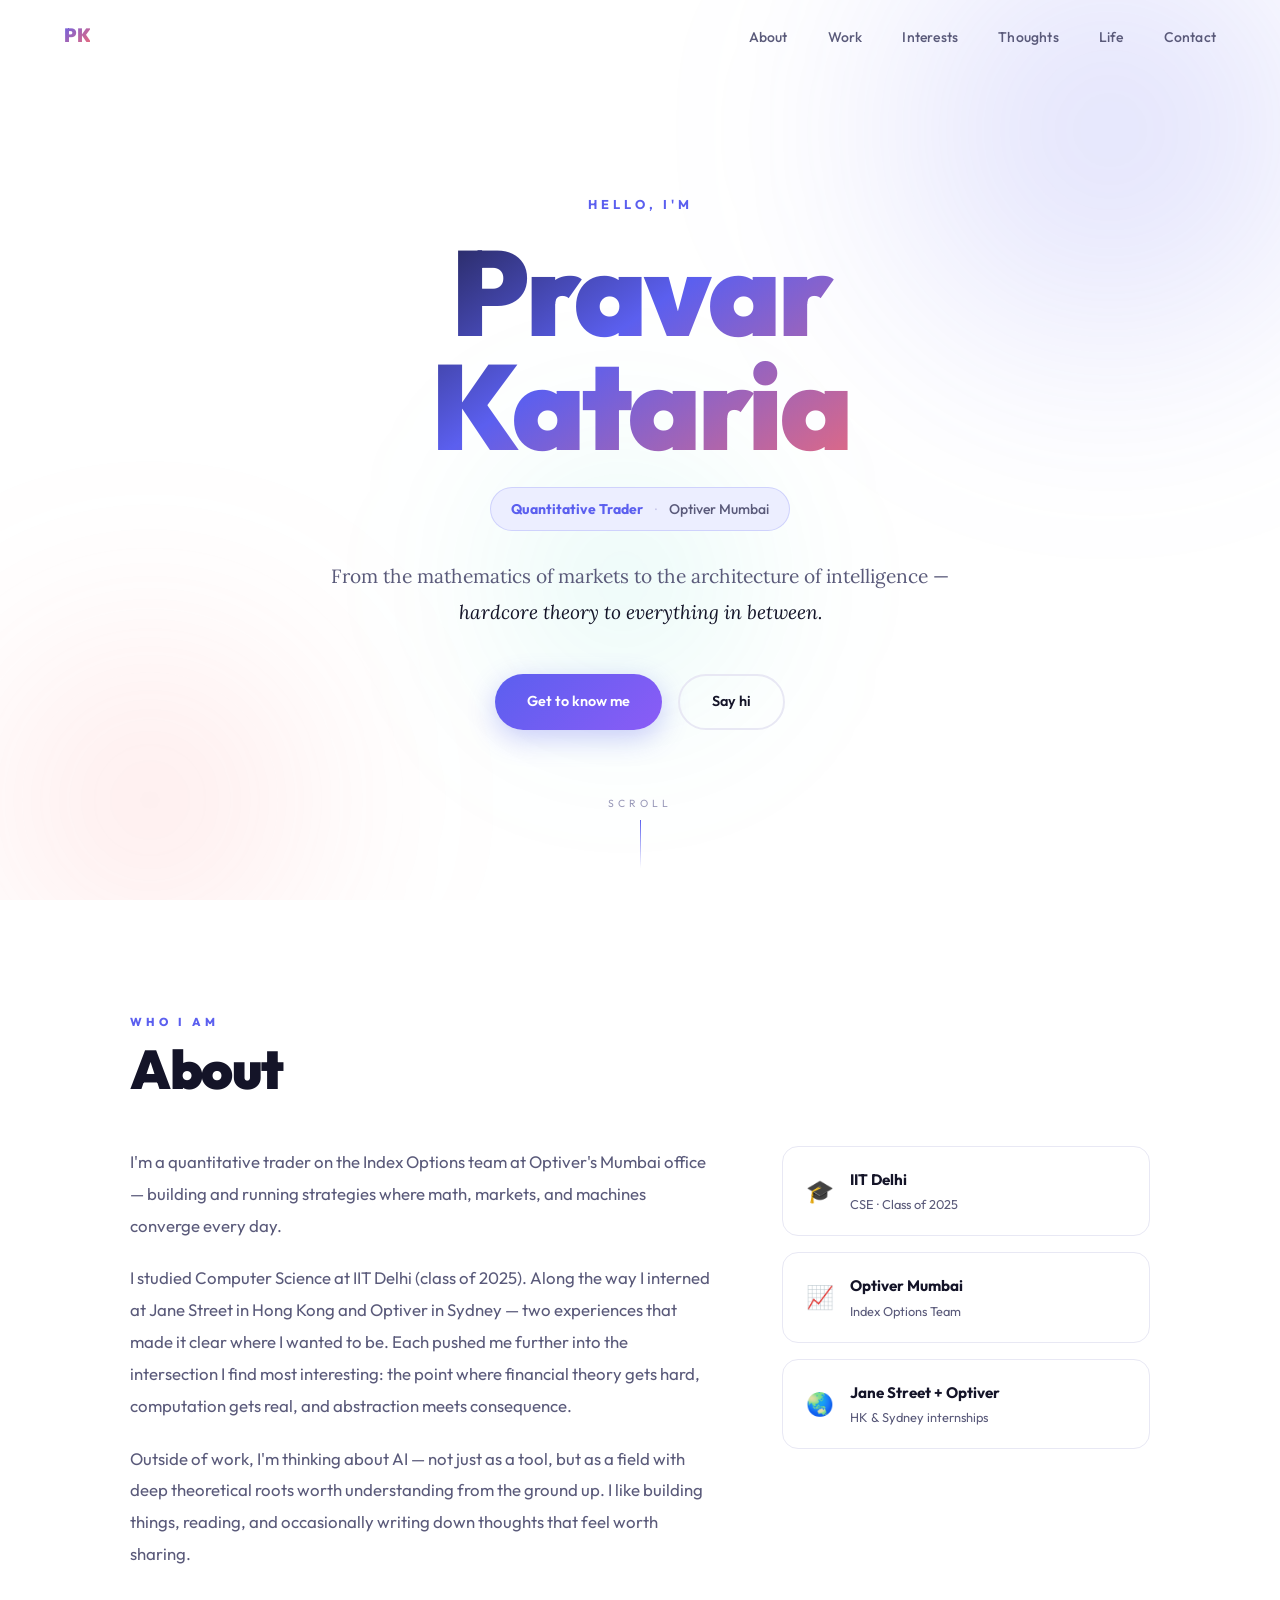
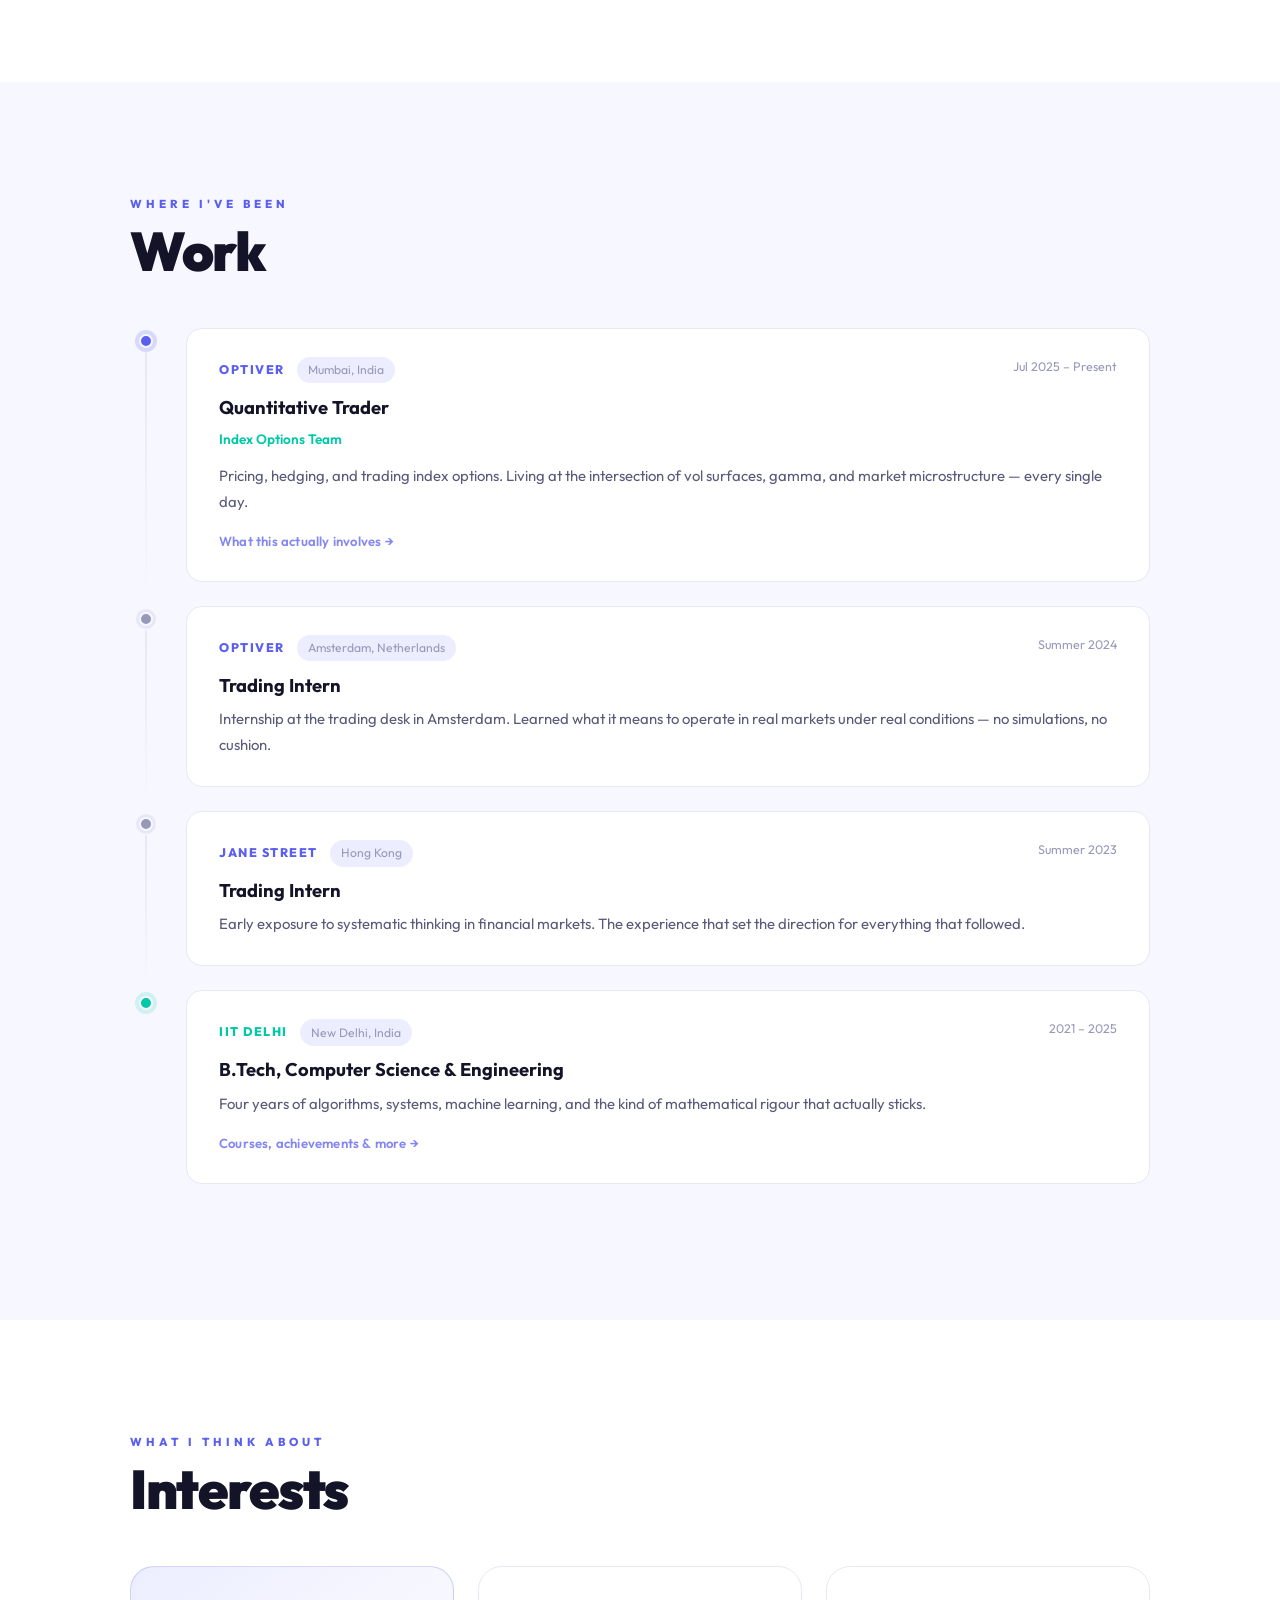
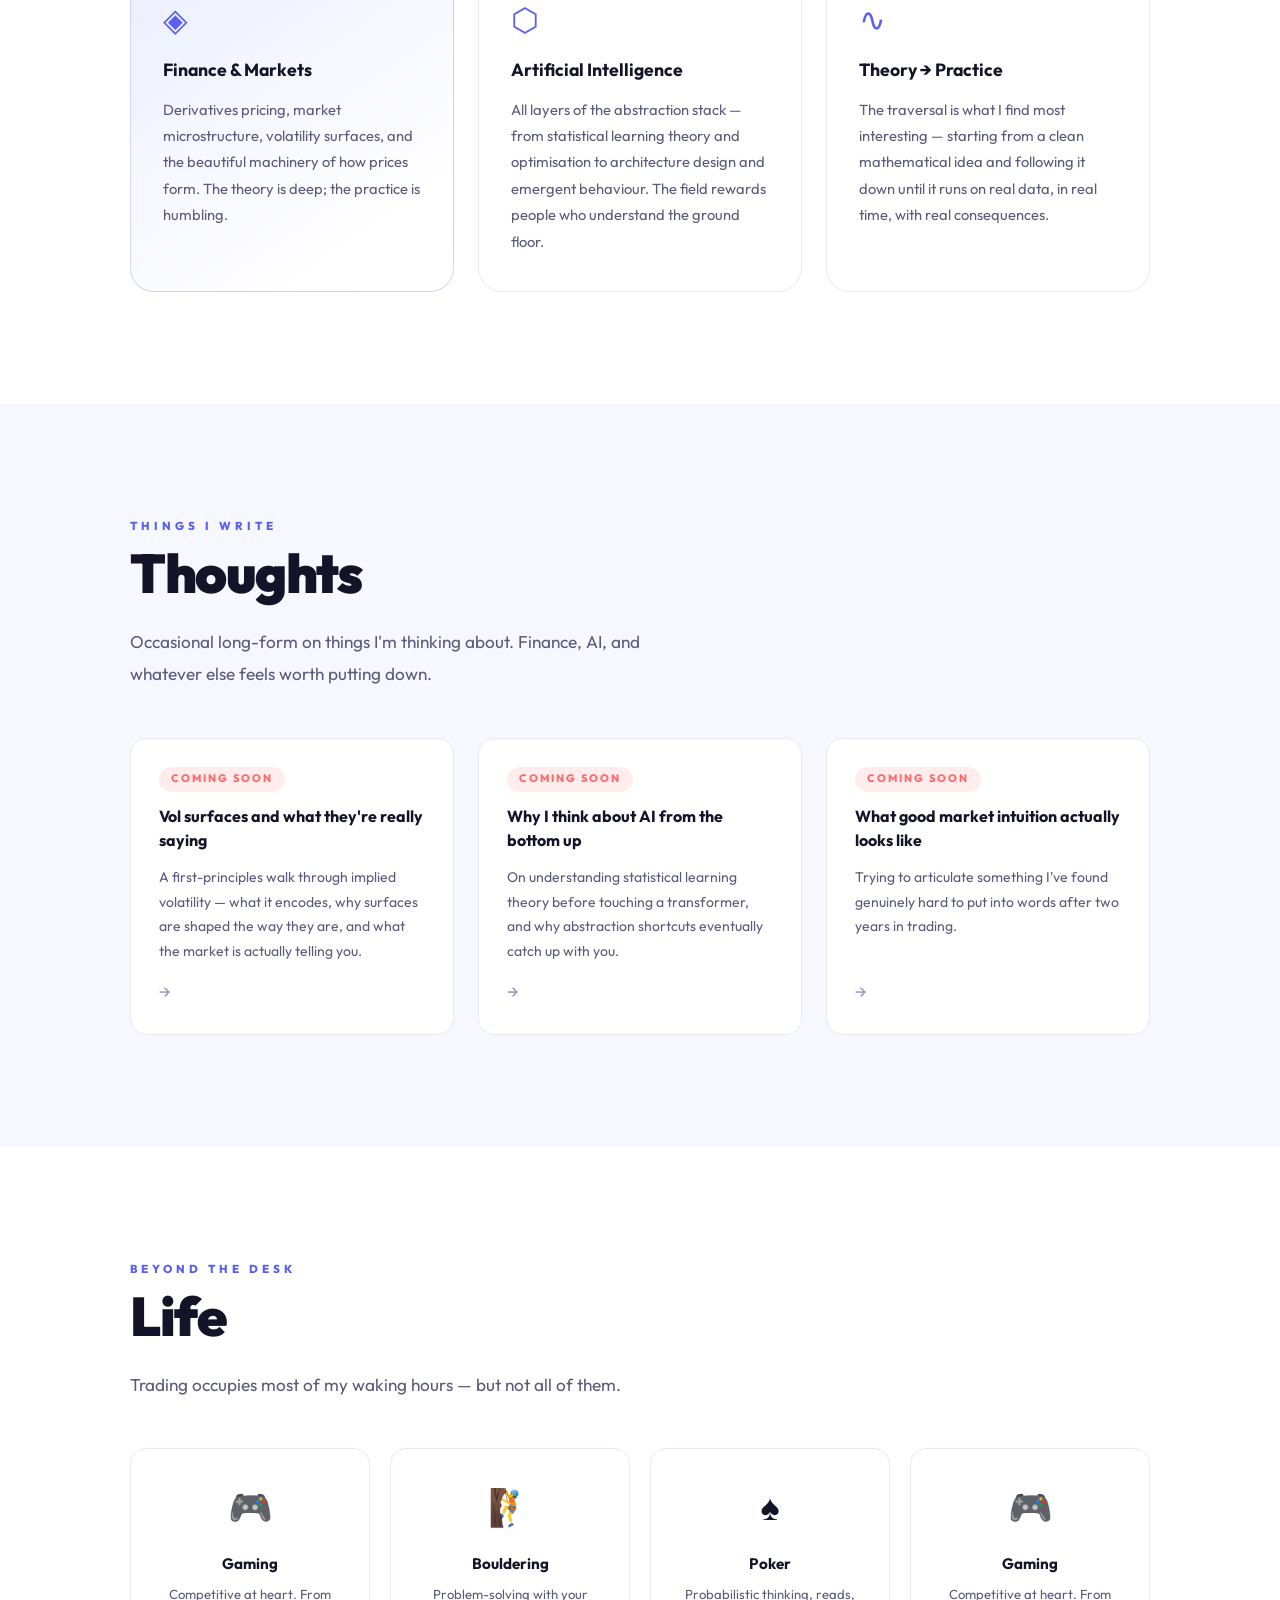
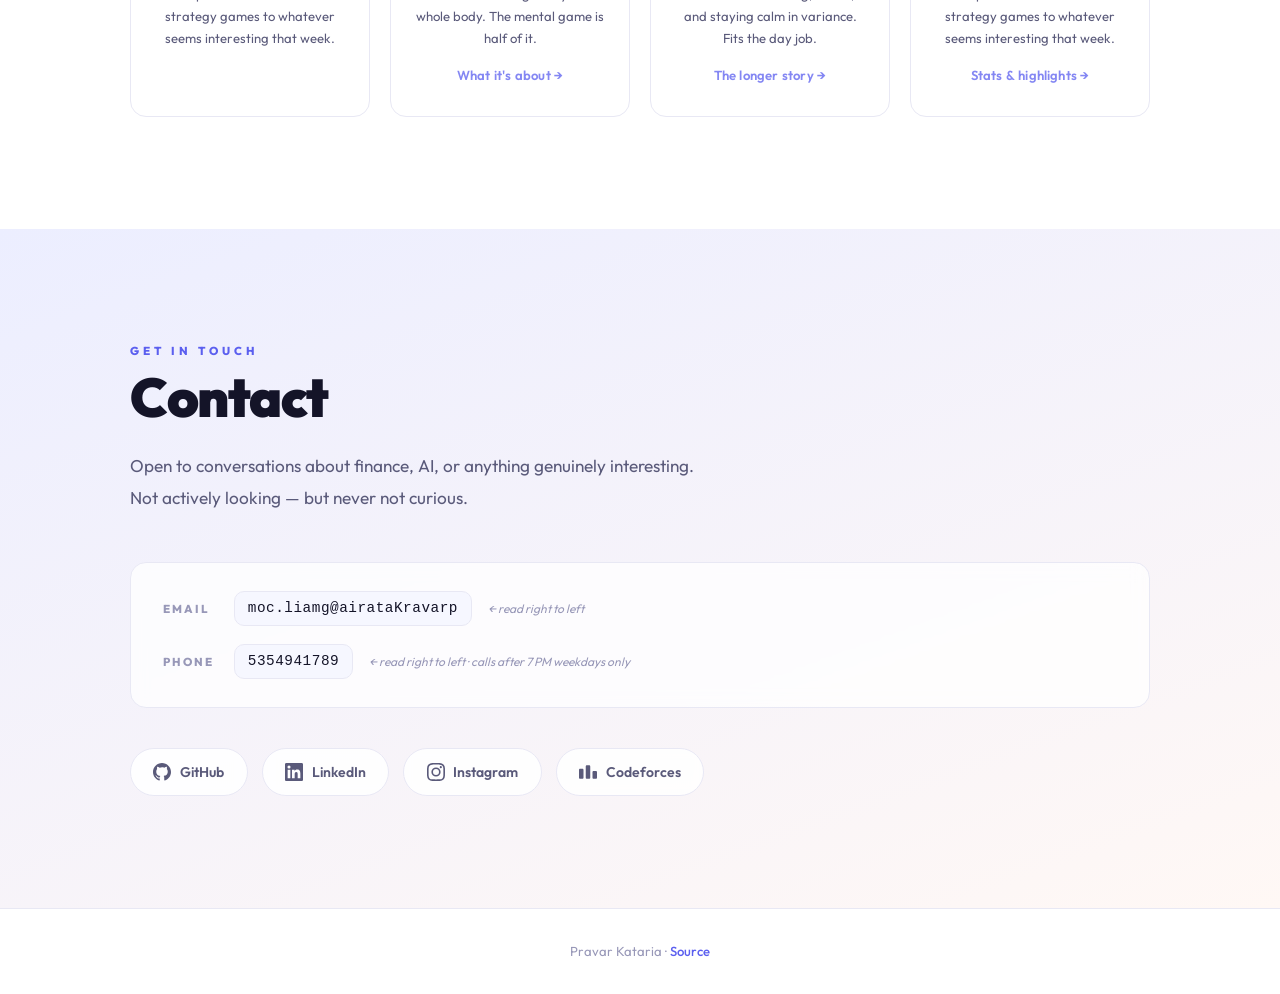
<file: index.html>
<!DOCTYPE html>
<html lang="en">
<head>
    <meta charset="UTF-8">
    <meta name="viewport" content="width=device-width, initial-scale=1.0">
    <title>Pravar Kataria</title>
    <meta name="description" content="Quantitative Trader at Optiver Mumbai. IIT Delhi CS 2025. Finance, AI, and everything in between.">
    <link rel="preconnect" href="https://fonts.googleapis.com">
    <link rel="preconnect" href="https://fonts.gstatic.com" crossorigin>
    <link href="https://fonts.googleapis.com/css2?family=Outfit:wght@300;400;500;600;700;800;900&family=Lora:ital,wght@0,400;0,500;1,400&display=swap" rel="stylesheet">
    <link rel="stylesheet" href="styles.css">
</head>
<body>

    <!-- NAVBAR -->
    <nav class="navbar" id="navbar">
        <a href="#hero" class="nav-logo">PK</a>
        <ul class="nav-links" id="navLinks">
            <li><a href="#about">About</a></li>
            <li><a href="#work">Work</a></li>
            <li><a href="#interests">Interests</a></li>
            <li><a href="#thoughts">Thoughts</a></li>
            <li><a href="#life">Life</a></li>
            <li><a href="#contact">Contact</a></li>
        </ul>
        <button class="nav-toggle" id="navToggle" aria-label="Toggle menu">
            <span></span><span></span><span></span>
        </button>
    </nav>

    <!-- HERO -->
    <section class="hero" id="hero">
        <div class="hero-blobs">
            <div class="blob blob-1"></div>
            <div class="blob blob-2"></div>
            <div class="blob blob-3"></div>
        </div>
        <div class="hero-content">
            <p class="hero-eyebrow">Hello, I'm</p>
            <h1 class="hero-name">Pravar<br>Kataria</h1>
            <div class="hero-role-wrap">
                <span class="hero-role-badge">Quantitative Trader</span>
                <span class="hero-role-divider">·</span>
                <span class="hero-role-company">Optiver Mumbai</span>
            </div>
            <p class="hero-tagline">
                From the mathematics of markets to the architecture of intelligence —<br>
                <em>hardcore theory to everything in between.</em>
            </p>
            <div class="hero-actions">
                <a href="#about" class="btn btn-primary">Get to know me</a>
                <a href="#contact" class="btn btn-outline">Say hi</a>
            </div>
        </div>
        <div class="hero-scroll-hint">
            <span>scroll</span>
            <div class="scroll-bar"></div>
        </div>
    </section>

    <!-- ABOUT -->
    <section class="section" id="about">
        <div class="container">
            <div class="section-eyebrow">Who I am</div>
            <h2 class="section-heading">About</h2>
            <div class="about-layout">
                <div class="about-body">
                    <p>I'm a quantitative trader on the Index Options team at Optiver's Mumbai office — building and running strategies where math, markets, and machines converge every day.</p>
                    <p>I studied Computer Science at IIT Delhi (class of 2025). Along the way I interned at Jane Street in Hong Kong and Optiver in Sydney — two experiences that made it clear where I wanted to be. Each pushed me further into the intersection I find most interesting: the point where financial theory gets hard, computation gets real, and abstraction meets consequence.</p>
                    <p>Outside of work, I'm thinking about AI — not just as a tool, but as a field with deep theoretical roots worth understanding from the ground up. I like building things, reading, and occasionally writing down thoughts that feel worth sharing.</p>
                </div>
                <div class="about-cards">
                    <div class="info-card reveal">
                        <div class="info-card-icon">🎓</div>
                        <div>
                            <div class="info-card-title">IIT Delhi</div>
                            <div class="info-card-sub">CSE · Class of 2025</div>
                        </div>
                    </div>
                    <div class="info-card reveal">
                        <div class="info-card-icon">📈</div>
                        <div>
                            <div class="info-card-title">Optiver Mumbai</div>
                            <div class="info-card-sub">Index Options Team</div>
                        </div>
                    </div>
                    <div class="info-card reveal">
                        <div class="info-card-icon">🌏</div>
                        <div>
                            <div class="info-card-title">Jane Street + Optiver</div>
                            <div class="info-card-sub">HK & Sydney internships</div>
                        </div>
                    </div>
                </div>
            </div>
        </div>
    </section>

    <!-- WORK -->
    <section class="section section-tinted" id="work">
        <div class="container">
            <div class="section-eyebrow">Where I've been</div>
            <h2 class="section-heading">Work</h2>
            <div class="timeline">

                <div class="tl-item reveal">
                    <div class="tl-spine">
                        <div class="tl-dot tl-dot-active"></div>
                        <div class="tl-line"></div>
                    </div>
                    <div class="tl-card">
                        <div class="tl-header">
                            <div>
                                <span class="tl-company">Optiver</span>
                                <span class="tl-location">Mumbai, India</span>
                            </div>
                            <span class="tl-period">Jul 2025 – Present</span>
                        </div>
                        <h3 class="tl-role">Quantitative Trader</h3>
                        <p class="tl-team">Index Options Team</p>
                        <p class="tl-desc">Pricing, hedging, and trading index options. Living at the intersection of vol surfaces, gamma, and market microstructure — every single day.</p>
                        <a href="optiver.html" class="detail-link">What this actually involves →</a>
                    </div>
                </div>

                <div class="tl-item reveal">
                    <div class="tl-spine">
                        <div class="tl-dot"></div>
                        <div class="tl-line"></div>
                    </div>
                    <div class="tl-card">
                        <div class="tl-header">
                            <div>
                                <span class="tl-company">Optiver</span>
                                <span class="tl-location">Amsterdam, Netherlands</span>
                            </div>
                            <span class="tl-period">Summer 2024</span>
                        </div>
                        <h3 class="tl-role">Trading Intern</h3>
                        <p class="tl-desc">Internship at the trading desk in Amsterdam. Learned what it means to operate in real markets under real conditions — no simulations, no cushion.</p>
                    </div>
                </div>

                <div class="tl-item reveal">
                    <div class="tl-spine">
                        <div class="tl-dot"></div>
                        <div class="tl-line"></div>
                    </div>
                    <div class="tl-card">
                        <div class="tl-header">
                            <div>
                                <span class="tl-company">Jane Street</span>
                                <span class="tl-location">Hong Kong</span>
                            </div>
                            <span class="tl-period">Summer 2023</span>
                        </div>
                        <h3 class="tl-role">Trading Intern</h3>
                        <p class="tl-desc">Early exposure to systematic thinking in financial markets. The experience that set the direction for everything that followed.</p>
                    </div>
                </div>

                <div class="tl-item reveal">
                    <div class="tl-spine">
                        <div class="tl-dot tl-dot-edu"></div>
                    </div>
                    <div class="tl-card">
                        <div class="tl-header">
                            <div>
                                <span class="tl-company tl-company-edu">IIT Delhi</span>
                                <span class="tl-location">New Delhi, India</span>
                            </div>
                            <span class="tl-period">2021 – 2025</span>
                        </div>
                        <h3 class="tl-role">B.Tech, Computer Science & Engineering</h3>
                        <p class="tl-desc">Four years of algorithms, systems, machine learning, and the kind of mathematical rigour that actually sticks.</p>
                        <a href="iitd.html" class="detail-link">Courses, achievements & more →</a>
                    </div>
                </div>

            </div>
        </div>
    </section>

    <!-- INTERESTS -->
    <section class="section" id="interests">
        <div class="container">
            <div class="section-eyebrow">What I think about</div>
            <h2 class="section-heading">Interests</h2>
            <div class="interests-grid">
                <div class="interest-card interest-card-highlight reveal">
                    <div class="interest-glyph">◈</div>
                    <h3>Finance & Markets</h3>
                    <p>Derivatives pricing, market microstructure, volatility surfaces, and the beautiful machinery of how prices form. The theory is deep; the practice is humbling.</p>
                </div>
                <div class="interest-card reveal">
                    <div class="interest-glyph">⬡</div>
                    <h3>Artificial Intelligence</h3>
                    <p>All layers of the abstraction stack — from statistical learning theory and optimisation to architecture design and emergent behaviour. The field rewards people who understand the ground floor.</p>
                </div>
                <div class="interest-card reveal">
                    <div class="interest-glyph">∿</div>
                    <h3>Theory → Practice</h3>
                    <p>The traversal is what I find most interesting — starting from a clean mathematical idea and following it down until it runs on real data, in real time, with real consequences.</p>
                </div>
            </div>
        </div>
    </section>

    <!-- THOUGHTS / BLOG -->
    <section class="section section-tinted" id="thoughts">
        <div class="container">
            <div class="section-eyebrow">Things I write</div>
            <h2 class="section-heading">Thoughts</h2>
            <p class="section-lead">Occasional long-form on things I'm thinking about. Finance, AI, and whatever else feels worth putting down.</p>
            <div class="blog-grid">
                <article class="blog-card reveal">
                    <span class="blog-tag">Coming soon</span>
                    <h3>Vol surfaces and what they're really saying</h3>
                    <p>A first-principles walk through implied volatility — what it encodes, why surfaces are shaped the way they are, and what the market is actually telling you.</p>
                    <span class="blog-arrow">→</span>
                </article>
                <article class="blog-card reveal">
                    <span class="blog-tag">Coming soon</span>
                    <h3>Why I think about AI from the bottom up</h3>
                    <p>On understanding statistical learning theory before touching a transformer, and why abstraction shortcuts eventually catch up with you.</p>
                    <span class="blog-arrow">→</span>
                </article>
                <article class="blog-card reveal">
                    <span class="blog-tag">Coming soon</span>
                    <h3>What good market intuition actually looks like</h3>
                    <p>Trying to articulate something I've found genuinely hard to put into words after two years in trading.</p>
                    <span class="blog-arrow">→</span>
                </article>
            </div>
        </div>
    </section>

    <!-- LIFE / HOBBIES -->
    <section class="section" id="life">
        <div class="container">
            <div class="section-eyebrow">Beyond the desk</div>
            <h2 class="section-heading">Life</h2>
            <p class="section-lead">Trading occupies most of my waking hours — but not all of them.</p>
            <div class="hobbies-grid">
                <div class="hobby-card reveal">
                    <div class="hobby-emoji">🎮</div>
                    <h3>Gaming</h3>
                    <p>Competitive at heart. From strategy games to whatever seems interesting that week.</p>
                </div>
                <div class="hobby-card reveal">
                    <div class="hobby-emoji">🧗</div>
                    <h3>Bouldering</h3>
                    <p>Problem-solving with your whole body. The mental game is half of it.</p>
                    <a href="bouldering.html" class="detail-link">What it's about →</a>
                </div>
                <div class="hobby-card reveal">
                    <div class="hobby-emoji">♠️</div>
                    <h3>Poker</h3>
                    <p>Probabilistic thinking, reads, and staying calm in variance. Fits the day job.</p>
                    <a href="poker.html" class="detail-link">The longer story →</a>
                </div>
                <div class="hobby-card reveal">
                    <div class="hobby-emoji">🎮</div>
                    <h3>Gaming</h3>
                    <p>Competitive at heart. From strategy games to whatever seems interesting that week.</p>
                    <a href="gaming.html" class="detail-link">Stats & highlights →</a>
                </div>
            </div>
        </div>
    </section>

    <!-- CONTACT -->
    <section class="section section-contact" id="contact">
        <div class="container">
            <div class="section-eyebrow">Get in touch</div>
            <h2 class="section-heading">Contact</h2>
            <p class="section-lead">Open to conversations about finance, AI, or anything genuinely interesting. Not actively looking — but never not curious.</p>

            <div class="contact-box">
                <div class="contact-row">
                    <span class="contact-key">Email</span>
                    <code class="contact-val">moc.liamg@airataKravarp</code>
                    <span class="contact-hint">← read right to left</span>
                </div>
                <div class="contact-row">
                    <span class="contact-key">Phone</span>
                    <code class="contact-val">5354941789</code>
                    <span class="contact-hint">← read right to left · calls after 7 PM weekdays only</span>
                </div>
            </div>

            <div class="socials">
                <a href="https://github.com/Sovi11" target="_blank" rel="noopener" class="social-pill">
                    <svg width="18" height="18" viewBox="0 0 24 24" fill="currentColor"><path d="M12 0C5.374 0 0 5.373 0 12c0 5.302 3.438 9.8 8.207 11.387.599.111.793-.261.793-.577v-2.234c-3.338.726-4.033-1.416-4.033-1.416-.546-1.387-1.333-1.756-1.333-1.756-1.089-.745.083-.729.083-.729 1.205.084 1.839 1.237 1.839 1.237 1.07 1.834 2.807 1.304 3.492.997.107-.775.418-1.305.762-1.604-2.665-.305-5.467-1.334-5.467-5.931 0-1.311.469-2.381 1.236-3.221-.124-.303-.535-1.524.117-3.176 0 0 1.008-.322 3.301 1.23A11.509 11.509 0 0112 5.803c1.02.005 2.047.138 3.006.404 2.291-1.552 3.297-1.23 3.297-1.23.653 1.653.242 2.874.118 3.176.77.84 1.235 1.911 1.235 3.221 0 4.609-2.807 5.624-5.479 5.921.43.372.823 1.102.823 2.222v3.293c0 .319.192.694.801.576C20.566 21.797 24 17.3 24 12c0-6.627-5.373-12-12-12z"/></svg>
                    GitHub
                </a>
                <a href="https://linkedin.com/in/pravar-kataria" target="_blank" rel="noopener" class="social-pill">
                    <svg width="18" height="18" viewBox="0 0 24 24" fill="currentColor"><path d="M20.447 20.452h-3.554v-5.569c0-1.328-.027-3.037-1.852-3.037-1.853 0-2.136 1.445-2.136 2.939v5.667H9.351V9h3.414v1.561h.046c.477-.9 1.637-1.85 3.37-1.85 3.601 0 4.267 2.37 4.267 5.455v6.286zM5.337 7.433a2.062 2.062 0 01-2.063-2.065 2.064 2.064 0 112.063 2.065zm1.782 13.019H3.555V9h3.564v11.452zM22.225 0H1.771C.792 0 0 .774 0 1.729v20.542C0 23.227.792 24 1.771 24h20.451C23.2 24 24 23.227 24 22.271V1.729C24 .774 23.2 0 22.222 0h.003z"/></svg>
                    LinkedIn
                </a>
                <a href="https://instagram.com/pravar_kataria" target="_blank" rel="noopener" class="social-pill">
                    <svg width="18" height="18" viewBox="0 0 24 24" fill="currentColor"><path d="M12 2.163c3.204 0 3.584.012 4.85.07 3.252.148 4.771 1.691 4.919 4.919.058 1.265.069 1.645.069 4.849 0 3.205-.012 3.584-.069 4.849-.149 3.225-1.664 4.771-4.919 4.919-1.266.058-1.644.07-4.85.07-3.204 0-3.584-.012-4.849-.07-3.26-.149-4.771-1.699-4.919-4.92-.058-1.265-.07-1.644-.07-4.849 0-3.204.013-3.583.07-4.849.149-3.227 1.664-4.771 4.919-4.919 1.266-.057 1.645-.069 4.849-.069zM12 0C8.741 0 8.333.014 7.053.072 2.695.272.273 2.69.073 7.052.014 8.333 0 8.741 0 12c0 3.259.014 3.668.072 4.948.2 4.358 2.618 6.78 6.98 6.98C8.333 23.986 8.741 24 12 24c3.259 0 3.668-.014 4.948-.072 4.354-.2 6.782-2.618 6.979-6.98.059-1.28.073-1.689.073-4.948 0-3.259-.014-3.667-.072-4.947-.196-4.354-2.617-6.78-6.979-6.98C15.668.014 15.259 0 12 0zm0 5.838a6.162 6.162 0 100 12.324 6.162 6.162 0 000-12.324zM12 16a4 4 0 110-8 4 4 0 010 8zm6.406-11.845a1.44 1.44 0 100 2.881 1.44 1.44 0 000-2.881z"/></svg>
                    Instagram
                </a>
                <a href="https://codeforces.com/profile/Sovi_11" target="_blank" rel="noopener" class="social-pill">
                    <svg width="18" height="18" viewBox="0 0 24 24" fill="currentColor"><path d="M4.5 7.5C5.328 7.5 6 8.172 6 9v10.5c0 .828-.672 1.5-1.5 1.5h-3C.673 21 0 20.328 0 19.5V9c0-.828.673-1.5 1.5-1.5h3zm9-4.5c.828 0 1.5.672 1.5 1.5v15c0 .828-.672 1.5-1.5 1.5h-3c-.827 0-1.5-.672-1.5-1.5v-15c0-.828.673-1.5 1.5-1.5h3zm9 7.5c.828 0 1.5.672 1.5 1.5v7.5c0 .828-.672 1.5-1.5 1.5h-3c-.828 0-1.5-.672-1.5-1.5V12c0-.828.672-1.5 1.5-1.5h3z"/></svg>
                    Codeforces
                </a>
            </div>
        </div>
    </section>

    <footer class="footer">
        <p>Pravar Kataria · <a href="https://github.com/Sovi11/webiste" target="_blank" rel="noopener">Source</a></p>
    </footer>

    <script>
        // Navbar scroll effect
        const navbar = document.getElementById('navbar');
        window.addEventListener('scroll', () => {
            navbar.classList.toggle('navbar--scrolled', window.scrollY > 60);
        });

        // Mobile nav toggle
        document.getElementById('navToggle').addEventListener('click', () => {
            document.getElementById('navLinks').classList.toggle('open');
            document.getElementById('navToggle').classList.toggle('open');
        });

        // Close mobile nav on link click
        document.querySelectorAll('.nav-links a').forEach(link => {
            link.addEventListener('click', () => {
                document.getElementById('navLinks').classList.remove('open');
                document.getElementById('navToggle').classList.remove('open');
            });
        });

        // Scroll reveal
        const revealObserver = new IntersectionObserver((entries) => {
            entries.forEach((entry, i) => {
                if (entry.isIntersecting) {
                    setTimeout(() => entry.target.classList.add('revealed'), i * 80);
                    revealObserver.unobserve(entry.target);
                }
            });
        }, { threshold: 0.12 });

        document.querySelectorAll('.reveal').forEach(el => revealObserver.observe(el));
    </script>
</body>
</html>
</file>
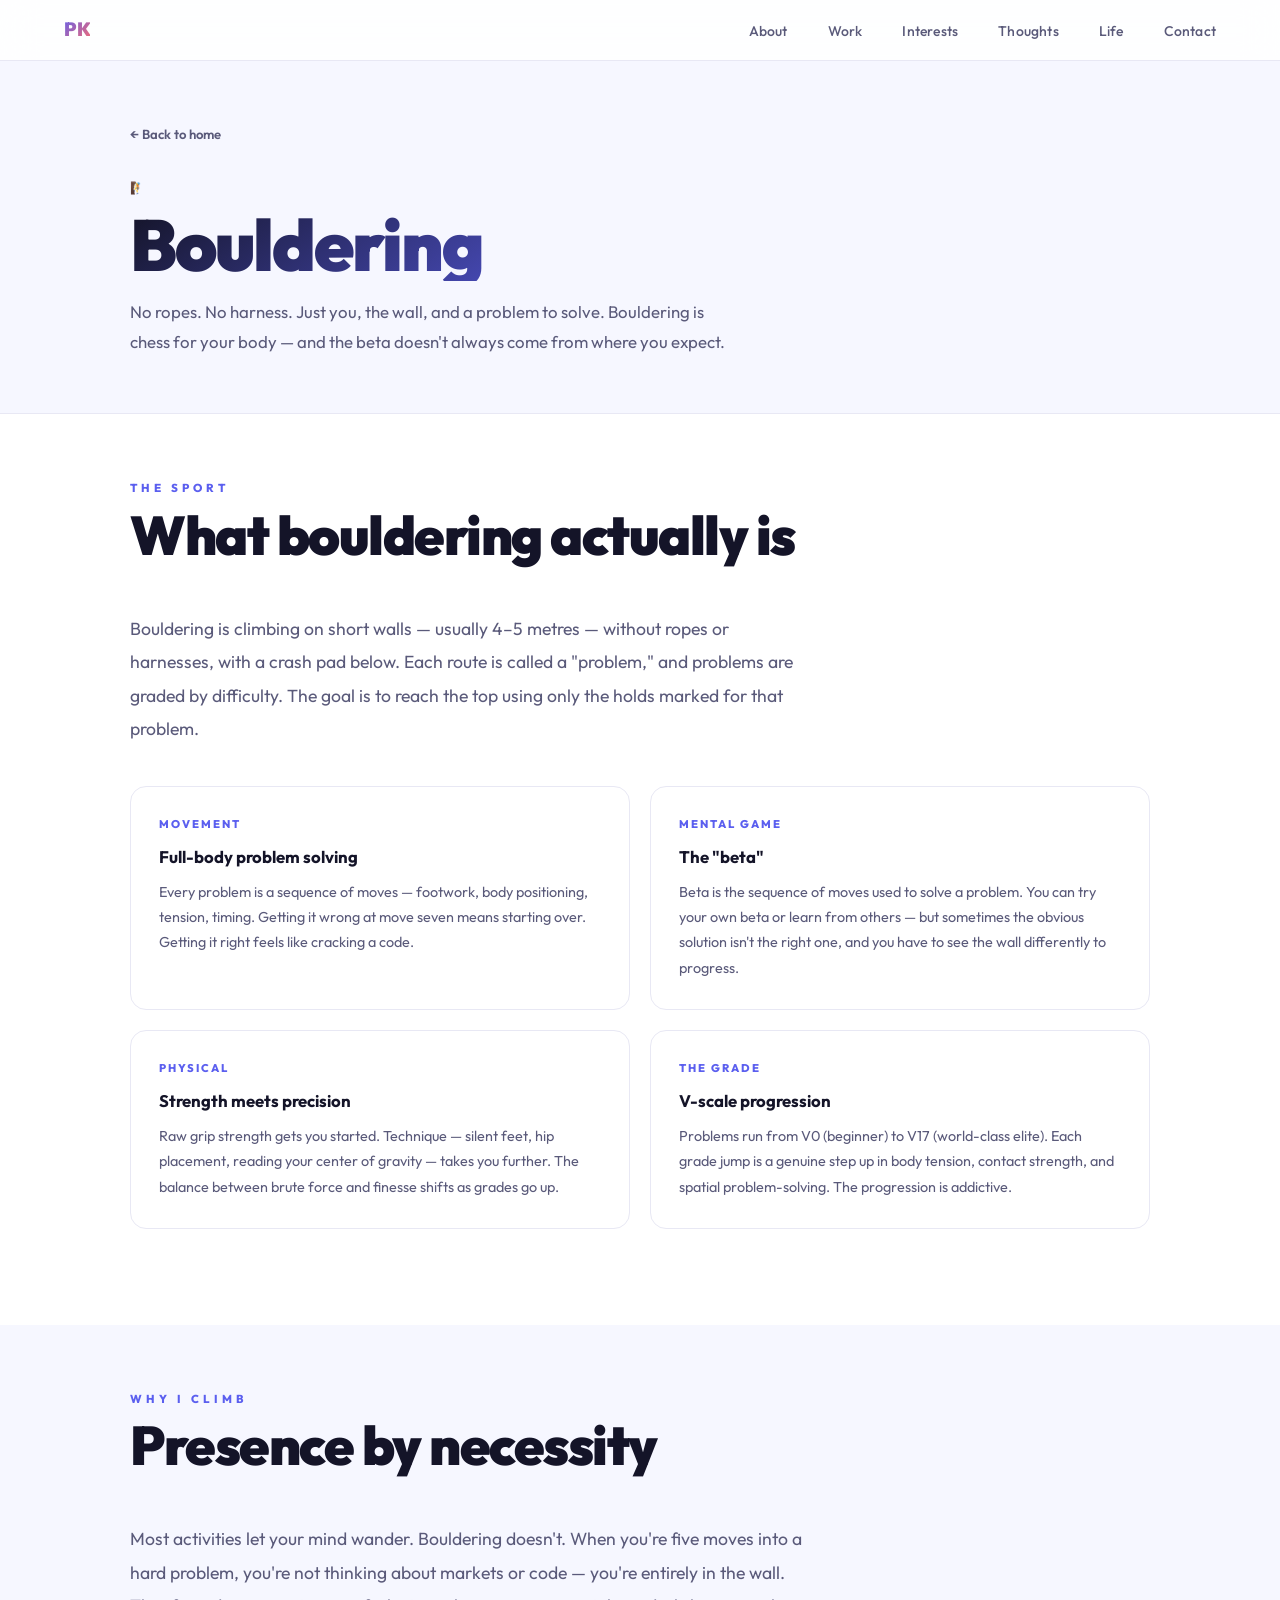
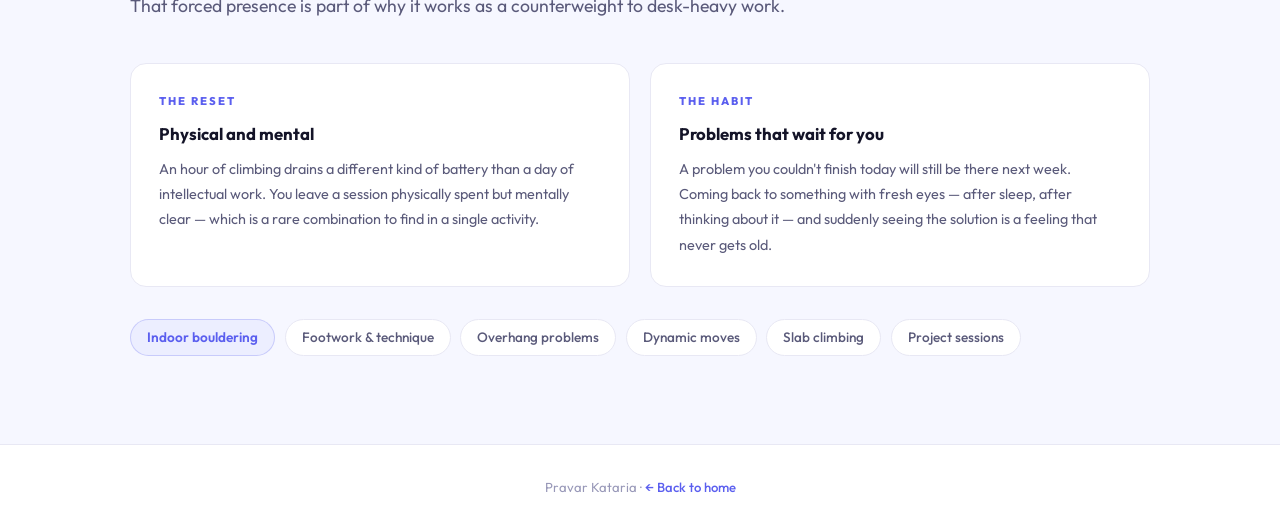
<file: bouldering.html>
<!DOCTYPE html>
<html lang="en">
<head>
    <meta charset="UTF-8">
    <meta name="viewport" content="width=device-width, initial-scale=1.0">
    <title>Bouldering — Pravar Kataria</title>
    <link rel="preconnect" href="https://fonts.googleapis.com">
    <link rel="preconnect" href="https://fonts.gstatic.com" crossorigin>
    <link href="https://fonts.googleapis.com/css2?family=Outfit:wght@300;400;500;600;700;800;900&family=Lora:ital,wght@0,400;1,400&display=swap" rel="stylesheet">
    <link rel="stylesheet" href="styles.css">
</head>
<body>

    <nav class="navbar navbar--scrolled" id="navbar">
        <a href="index.html" class="nav-logo">PK</a>
        <ul class="nav-links" id="navLinks">
            <li><a href="index.html#about">About</a></li>
            <li><a href="index.html#work">Work</a></li>
            <li><a href="index.html#interests">Interests</a></li>
            <li><a href="index.html#thoughts">Thoughts</a></li>
            <li><a href="index.html#life">Life</a></li>
            <li><a href="index.html#contact">Contact</a></li>
        </ul>
        <button class="nav-toggle" id="navToggle"><span></span><span></span><span></span></button>
    </nav>

    <div class="detail-hero">
        <div class="container">
            <a href="index.html" class="back-link">← Back to home</a>
            <div class="detail-hero-eyebrow">🧗</div>
            <h1 class="detail-hero-title">Bouldering</h1>
            <p class="detail-hero-sub">No ropes. No harness. Just you, the wall, and a problem to solve. Bouldering is chess for your body — and the beta doesn't always come from where you expect.</p>
        </div>
    </div>

    <!-- WHAT IS IT -->
    <div class="detail-section">
        <div class="container">
            <div class="section-eyebrow">The sport</div>
            <h2 class="section-heading">What bouldering actually is</h2>
            <p class="detail-lead">Bouldering is climbing on short walls — usually 4–5 metres — without ropes or harnesses, with a crash pad below. Each route is called a "problem," and problems are graded by difficulty. The goal is to reach the top using only the holds marked for that problem.</p>

            <div class="detail-grid-2">
                <div class="detail-card reveal">
                    <div class="detail-card-label">Movement</div>
                    <h3>Full-body problem solving</h3>
                    <p>Every problem is a sequence of moves — footwork, body positioning, tension, timing. Getting it wrong at move seven means starting over. Getting it right feels like cracking a code.</p>
                </div>
                <div class="detail-card reveal">
                    <div class="detail-card-label">Mental game</div>
                    <h3>The "beta"</h3>
                    <p>Beta is the sequence of moves used to solve a problem. You can try your own beta or learn from others — but sometimes the obvious solution isn't the right one, and you have to see the wall differently to progress.</p>
                </div>
                <div class="detail-card reveal">
                    <div class="detail-card-label">Physical</div>
                    <h3>Strength meets precision</h3>
                    <p>Raw grip strength gets you started. Technique — silent feet, hip placement, reading your center of gravity — takes you further. The balance between brute force and finesse shifts as grades go up.</p>
                </div>
                <div class="detail-card reveal">
                    <div class="detail-card-label">The grade</div>
                    <h3>V-scale progression</h3>
                    <p>Problems run from V0 (beginner) to V17 (world-class elite). Each grade jump is a genuine step up in body tension, contact strength, and spatial problem-solving. The progression is addictive.</p>
                </div>
            </div>
        </div>
    </div>

    <!-- WHY IT FITS -->
    <div class="detail-section-alt">
        <div class="container">
            <div class="section-eyebrow">Why I climb</div>
            <h2 class="section-heading">Presence by necessity</h2>
            <p class="detail-lead">Most activities let your mind wander. Bouldering doesn't. When you're five moves into a hard problem, you're not thinking about markets or code — you're entirely in the wall. That forced presence is part of why it works as a counterweight to desk-heavy work.</p>

            <div class="detail-grid-2">
                <div class="detail-card reveal">
                    <div class="detail-card-label">The reset</div>
                    <h3>Physical and mental</h3>
                    <p>An hour of climbing drains a different kind of battery than a day of intellectual work. You leave a session physically spent but mentally clear — which is a rare combination to find in a single activity.</p>
                </div>
                <div class="detail-card reveal">
                    <div class="detail-card-label">The habit</div>
                    <h3>Problems that wait for you</h3>
                    <p>A problem you couldn't finish today will still be there next week. Coming back to something with fresh eyes — after sleep, after thinking about it — and suddenly seeing the solution is a feeling that never gets old.</p>
                </div>
            </div>

            <div class="pill-list" style="margin-top: 2rem;">
                <span class="pill pill-accent">Indoor bouldering</span>
                <span class="pill">Footwork & technique</span>
                <span class="pill">Overhang problems</span>
                <span class="pill">Dynamic moves</span>
                <span class="pill">Slab climbing</span>
                <span class="pill">Project sessions</span>
            </div>
        </div>
    </div>

    <footer class="footer">
        <p>Pravar Kataria · <a href="index.html">← Back to home</a></p>
    </footer>

    <script>
        document.getElementById('navToggle').addEventListener('click', () => {
            document.getElementById('navLinks').classList.toggle('open');
            document.getElementById('navToggle').classList.toggle('open');
        });
        const obs = new IntersectionObserver(entries => {
            entries.forEach((e, i) => { if (e.isIntersecting) { setTimeout(() => e.target.classList.add('revealed'), i * 80); obs.unobserve(e.target); } });
        }, { threshold: 0.1 });
        document.querySelectorAll('.reveal').forEach(el => obs.observe(el));
    </script>
</body>
</html>
</file>
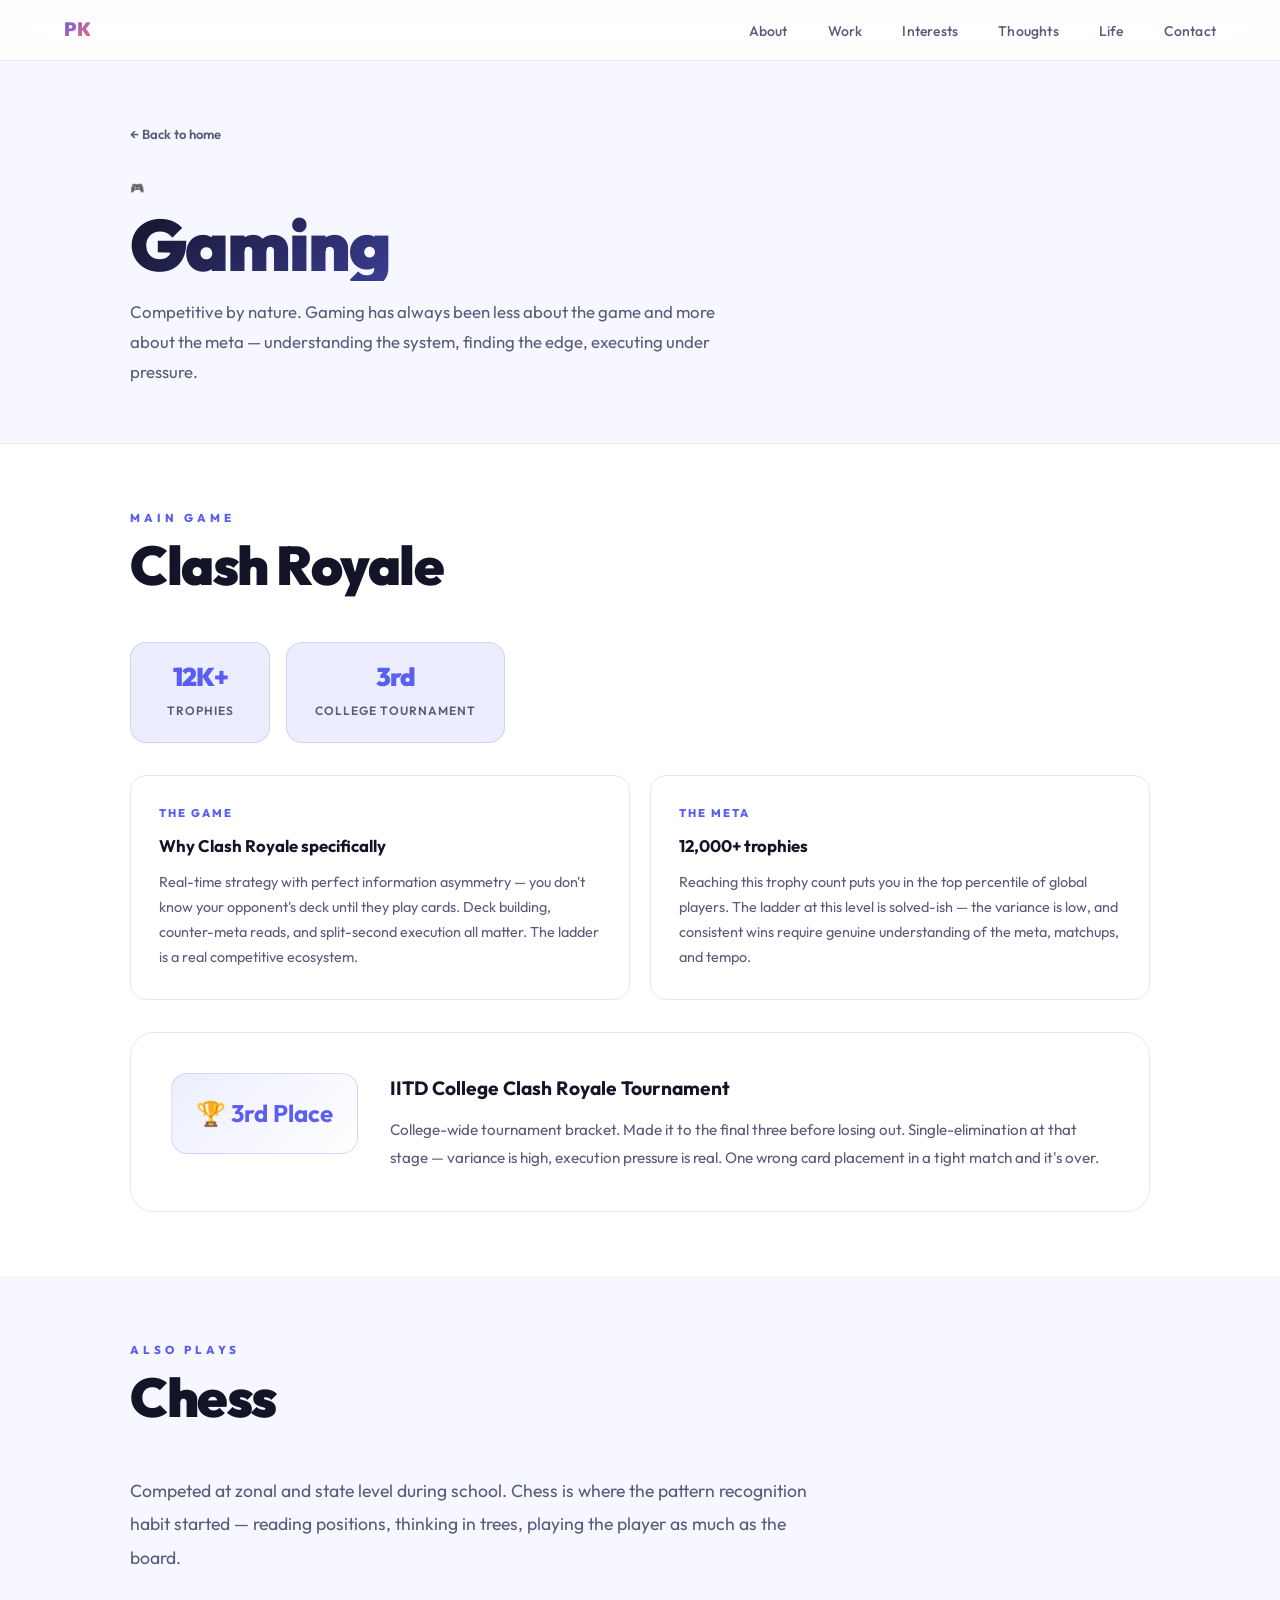
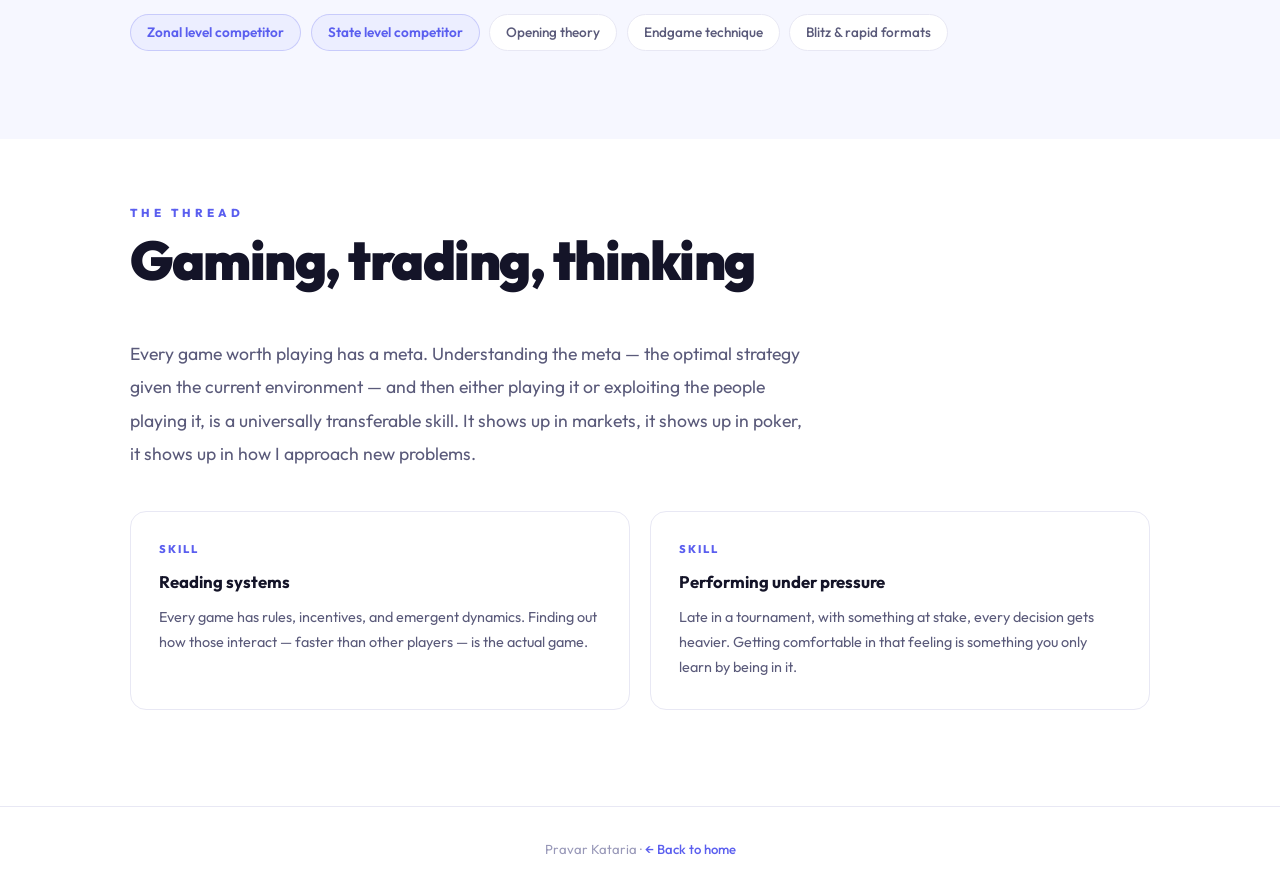
<file: gaming.html>
<!DOCTYPE html>
<html lang="en">
<head>
    <meta charset="UTF-8">
    <meta name="viewport" content="width=device-width, initial-scale=1.0">
    <title>Gaming — Pravar Kataria</title>
    <link rel="preconnect" href="https://fonts.googleapis.com">
    <link rel="preconnect" href="https://fonts.gstatic.com" crossorigin>
    <link href="https://fonts.googleapis.com/css2?family=Outfit:wght@300;400;500;600;700;800;900&family=Lora:ital,wght@0,400;1,400&display=swap" rel="stylesheet">
    <link rel="stylesheet" href="styles.css">
</head>
<body>

    <nav class="navbar navbar--scrolled" id="navbar">
        <a href="index.html" class="nav-logo">PK</a>
        <ul class="nav-links" id="navLinks">
            <li><a href="index.html#about">About</a></li>
            <li><a href="index.html#work">Work</a></li>
            <li><a href="index.html#interests">Interests</a></li>
            <li><a href="index.html#thoughts">Thoughts</a></li>
            <li><a href="index.html#life">Life</a></li>
            <li><a href="index.html#contact">Contact</a></li>
        </ul>
        <button class="nav-toggle" id="navToggle"><span></span><span></span><span></span></button>
    </nav>

    <div class="detail-hero">
        <div class="container">
            <a href="index.html" class="back-link">← Back to home</a>
            <div class="detail-hero-eyebrow">🎮</div>
            <h1 class="detail-hero-title">Gaming</h1>
            <p class="detail-hero-sub">Competitive by nature. Gaming has always been less about the game and more about the meta — understanding the system, finding the edge, executing under pressure.</p>
        </div>
    </div>

    <!-- CLASH ROYALE -->
    <div class="detail-section">
        <div class="container">
            <div class="section-eyebrow">Main game</div>
            <h2 class="section-heading">Clash Royale</h2>

            <div class="stat-row">
                <div class="stat-chip reveal">
                    <span class="stat-chip-val">12K+</span>
                    <span class="stat-chip-label">Trophies</span>
                </div>
                <div class="stat-chip reveal">
                    <span class="stat-chip-val">3rd</span>
                    <span class="stat-chip-label">College tournament</span>
                </div>
            </div>

            <div class="detail-grid-2" style="margin-top: 2rem;">
                <div class="detail-card reveal">
                    <div class="detail-card-label">The game</div>
                    <h3>Why Clash Royale specifically</h3>
                    <p>Real-time strategy with perfect information asymmetry — you don't know your opponent's deck until they play cards. Deck building, counter-meta reads, and split-second execution all matter. The ladder is a real competitive ecosystem.</p>
                </div>
                <div class="detail-card reveal">
                    <div class="detail-card-label">The meta</div>
                    <h3>12,000+ trophies</h3>
                    <p>Reaching this trophy count puts you in the top percentile of global players. The ladder at this level is solved-ish — the variance is low, and consistent wins require genuine understanding of the meta, matchups, and tempo.</p>
                </div>
            </div>

            <div class="gaming-result reveal" style="margin-top: 1.5rem;">
                <div class="gaming-result-badge">🏆 3rd Place</div>
                <div class="gaming-result-body">
                    <h3>IITD College Clash Royale Tournament</h3>
                    <p>College-wide tournament bracket. Made it to the final three before losing out. Single-elimination at that stage — variance is high, execution pressure is real. One wrong card placement in a tight match and it's over.</p>
                </div>
            </div>
        </div>
    </div>

    <!-- CHESS -->
    <div class="detail-section-alt">
        <div class="container">
            <div class="section-eyebrow">Also plays</div>
            <h2 class="section-heading">Chess</h2>
            <p class="detail-lead">Competed at zonal and state level during school. Chess is where the pattern recognition habit started — reading positions, thinking in trees, playing the player as much as the board.</p>
            <div class="pill-list">
                <span class="pill pill-accent">Zonal level competitor</span>
                <span class="pill pill-accent">State level competitor</span>
                <span class="pill">Opening theory</span>
                <span class="pill">Endgame technique</span>
                <span class="pill">Blitz & rapid formats</span>
            </div>
        </div>
    </div>

    <!-- PHILOSOPHY -->
    <div class="detail-section">
        <div class="container">
            <div class="section-eyebrow">The thread</div>
            <h2 class="section-heading">Gaming, trading, thinking</h2>
            <p class="detail-lead">Every game worth playing has a meta. Understanding the meta — the optimal strategy given the current environment — and then either playing it or exploiting the people playing it, is a universally transferable skill. It shows up in markets, it shows up in poker, it shows up in how I approach new problems.</p>
            <div class="detail-grid-2">
                <div class="detail-card reveal">
                    <div class="detail-card-label">Skill</div>
                    <h3>Reading systems</h3>
                    <p>Every game has rules, incentives, and emergent dynamics. Finding out how those interact — faster than other players — is the actual game.</p>
                </div>
                <div class="detail-card reveal">
                    <div class="detail-card-label">Skill</div>
                    <h3>Performing under pressure</h3>
                    <p>Late in a tournament, with something at stake, every decision gets heavier. Getting comfortable in that feeling is something you only learn by being in it.</p>
                </div>
            </div>
        </div>
    </div>

    <footer class="footer">
        <p>Pravar Kataria · <a href="index.html">← Back to home</a></p>
    </footer>

    <style>
        .gaming-result {
            display: flex;
            gap: 2rem;
            align-items: flex-start;
            background: var(--bg);
            border: 1px solid var(--border);
            border-radius: var(--radius-lg);
            padding: 2.5rem;
            transition: all 0.3s ease;
        }

        .gaming-result:hover {
            border-color: var(--primary);
            box-shadow: var(--shadow-hover);
        }

        .gaming-result-badge {
            font-size: 1.5rem;
            background: linear-gradient(135deg, var(--primary-soft), #fff);
            border: 1px solid rgba(91,95,239,0.2);
            border-radius: var(--radius);
            padding: 1.25rem 1.5rem;
            text-align: center;
            white-space: nowrap;
            font-weight: 700;
            color: var(--primary);
            flex-shrink: 0;
        }

        .gaming-result-body h3 {
            font-size: 1.2rem;
            font-weight: 700;
            color: var(--text);
            margin-bottom: 0.75rem;
        }

        .gaming-result-body p {
            font-size: 0.95rem;
            color: var(--text-muted);
            line-height: 1.8;
        }

        @media (max-width: 600px) {
            .gaming-result { flex-direction: column; }
        }
    </style>

    <script>
        document.getElementById('navToggle').addEventListener('click', () => {
            document.getElementById('navLinks').classList.toggle('open');
            document.getElementById('navToggle').classList.toggle('open');
        });
        const obs = new IntersectionObserver(entries => {
            entries.forEach((e, i) => { if (e.isIntersecting) { setTimeout(() => e.target.classList.add('revealed'), i * 80); obs.unobserve(e.target); } });
        }, { threshold: 0.1 });
        document.querySelectorAll('.reveal').forEach(el => obs.observe(el));
    </script>
</body>
</html>
</file>
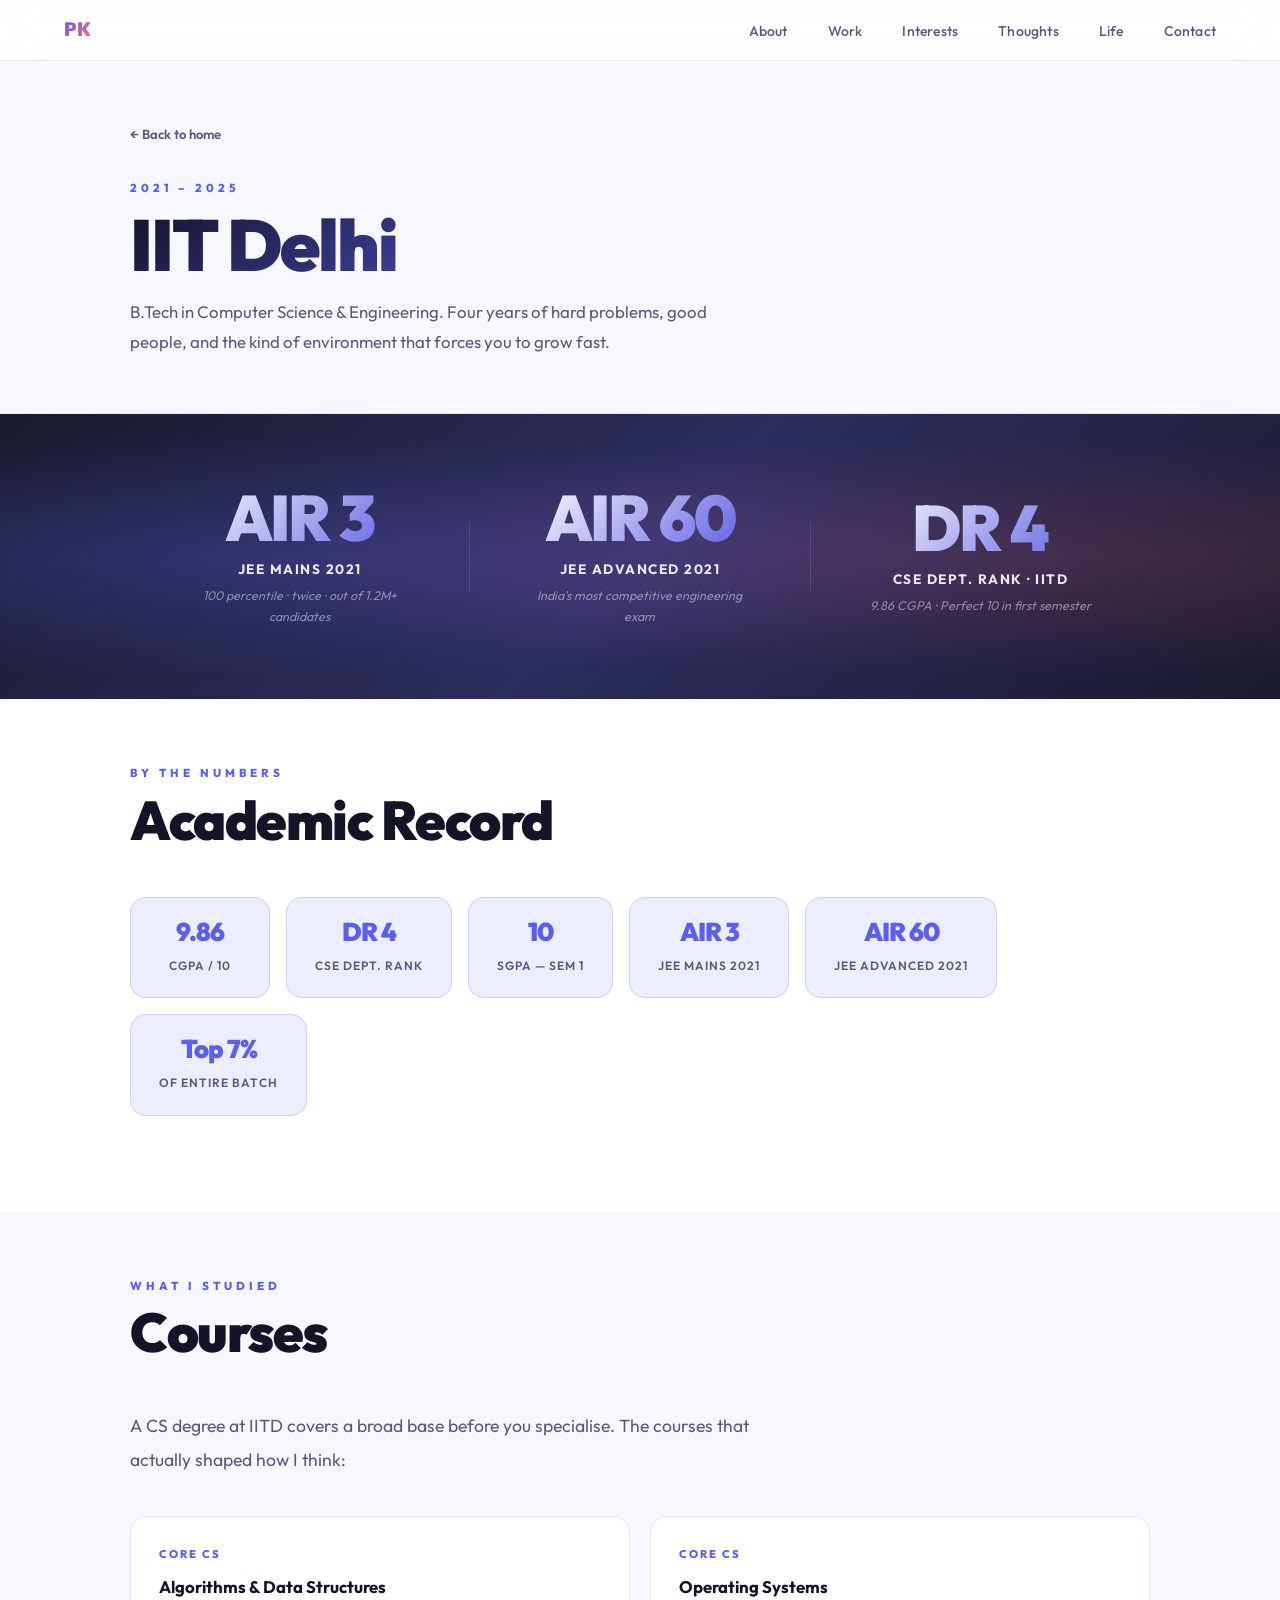
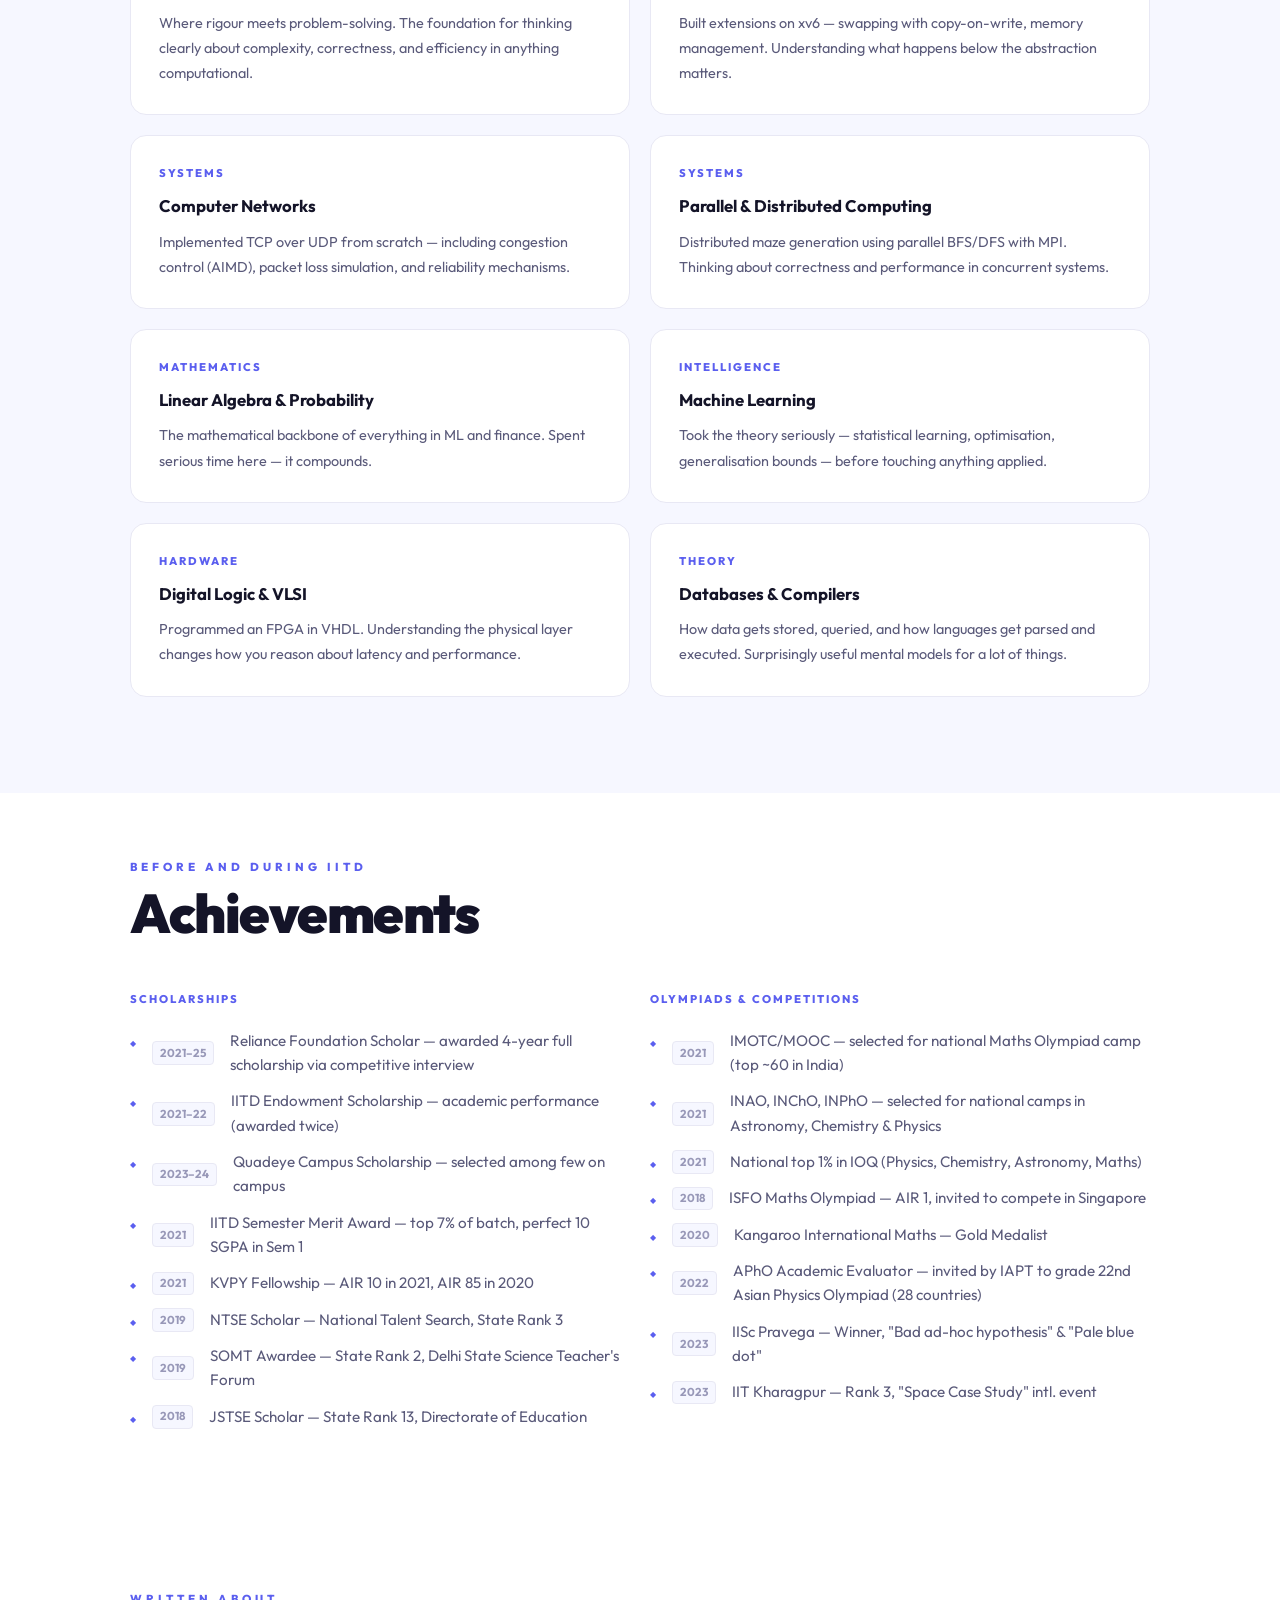
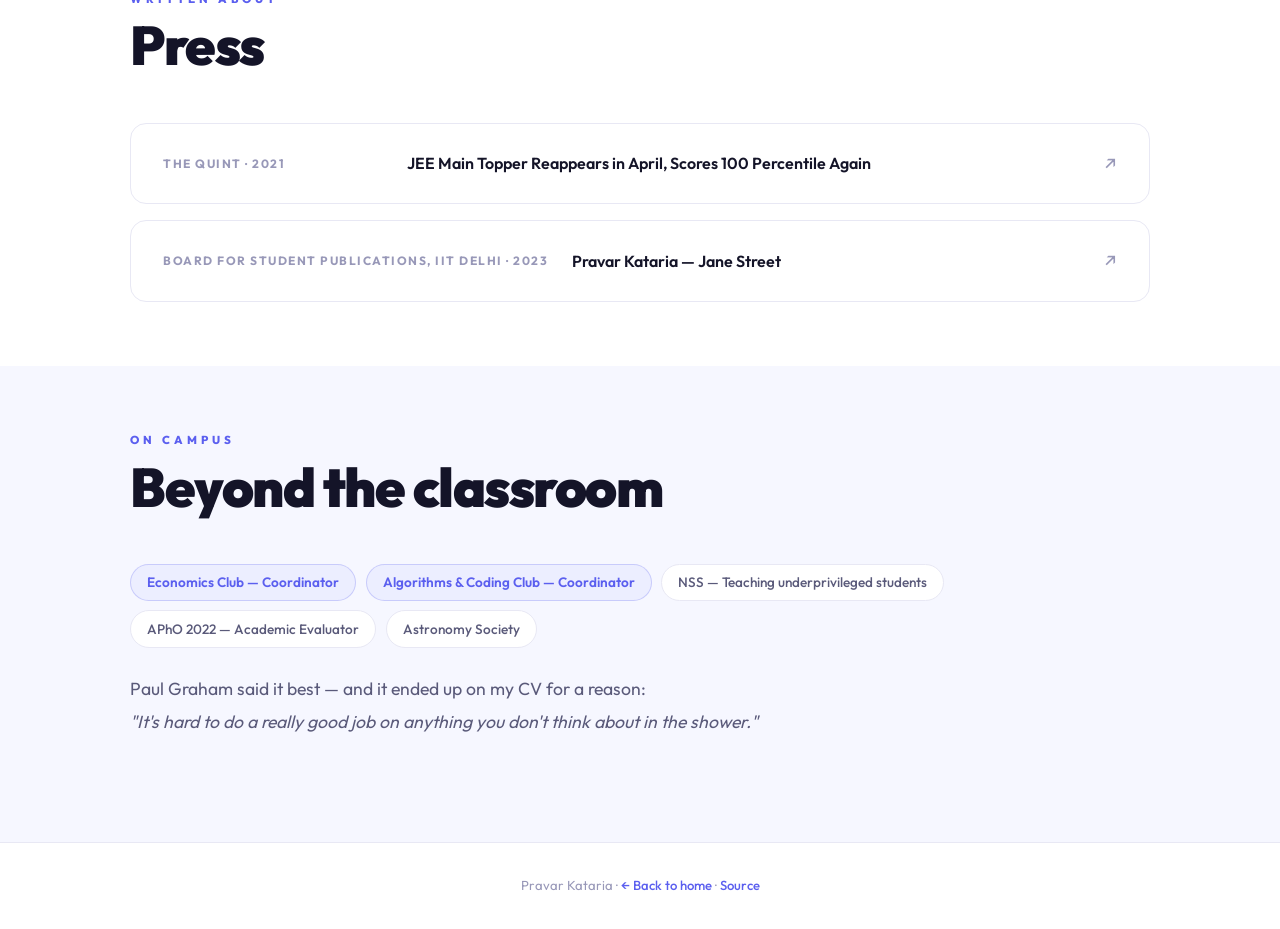
<file: iitd.html>
<!DOCTYPE html>
<html lang="en">
<head>
    <meta charset="UTF-8">
    <meta name="viewport" content="width=device-width, initial-scale=1.0">
    <title>IIT Delhi — Pravar Kataria</title>
    <link rel="preconnect" href="https://fonts.googleapis.com">
    <link rel="preconnect" href="https://fonts.gstatic.com" crossorigin>
    <link href="https://fonts.googleapis.com/css2?family=Outfit:wght@300;400;500;600;700;800;900&family=Lora:ital,wght@0,400;1,400&display=swap" rel="stylesheet">
    <link rel="stylesheet" href="styles.css">
</head>
<body>

    <nav class="navbar navbar--scrolled" id="navbar">
        <a href="index.html" class="nav-logo">PK</a>
        <ul class="nav-links" id="navLinks">
            <li><a href="index.html#about">About</a></li>
            <li><a href="index.html#work">Work</a></li>
            <li><a href="index.html#interests">Interests</a></li>
            <li><a href="index.html#thoughts">Thoughts</a></li>
            <li><a href="index.html#life">Life</a></li>
            <li><a href="index.html#contact">Contact</a></li>
        </ul>
        <button class="nav-toggle" id="navToggle"><span></span><span></span><span></span></button>
    </nav>

    <div class="detail-hero">
        <div class="container">
            <a href="index.html" class="back-link">← Back to home</a>
            <div class="detail-hero-eyebrow">2021 – 2025</div>
            <h1 class="detail-hero-title">IIT Delhi</h1>
            <p class="detail-hero-sub">B.Tech in Computer Science & Engineering. Four years of hard problems, good people, and the kind of environment that forces you to grow fast.</p>
        </div>
    </div>

    <!-- JEE CALLOUT -->
    <div class="jee-banner">
        <div class="container">
            <div class="jee-grid">
                <div class="jee-stat reveal">
                    <div class="jee-rank">AIR 3</div>
                    <div class="jee-exam">JEE Mains 2021</div>
                    <div class="jee-context">100 percentile · twice · out of 1.2M+ candidates</div>
                </div>
                <div class="jee-divider"></div>
                <div class="jee-stat reveal">
                    <div class="jee-rank">AIR 60</div>
                    <div class="jee-exam">JEE Advanced 2021</div>
                    <div class="jee-context">India's most competitive engineering exam</div>
                </div>
                <div class="jee-divider"></div>
                <div class="jee-stat reveal">
                    <div class="jee-rank">DR 4</div>
                    <div class="jee-exam">CSE Dept. Rank · IITD</div>
                    <div class="jee-context">9.86 CGPA · Perfect 10 in first semester</div>
                </div>
            </div>
        </div>
    </div>

    <!-- NUMBERS -->
    <div class="detail-section">
        <div class="container">
            <div class="section-eyebrow">By the numbers</div>
            <h2 class="section-heading">Academic Record</h2>
            <div class="stat-row">
                <div class="stat-chip reveal">
                    <span class="stat-chip-val">9.86</span>
                    <span class="stat-chip-label">CGPA / 10</span>
                </div>
                <div class="stat-chip reveal">
                    <span class="stat-chip-val">DR 4</span>
                    <span class="stat-chip-label">CSE Dept. Rank</span>
                </div>
                <div class="stat-chip reveal">
                    <span class="stat-chip-val">10</span>
                    <span class="stat-chip-label">SGPA — Sem 1</span>
                </div>
                <div class="stat-chip reveal">
                    <span class="stat-chip-val">AIR 3</span>
                    <span class="stat-chip-label">JEE Mains 2021</span>
                </div>
                <div class="stat-chip reveal">
                    <span class="stat-chip-val">AIR 60</span>
                    <span class="stat-chip-label">JEE Advanced 2021</span>
                </div>
                <div class="stat-chip reveal">
                    <span class="stat-chip-val">Top 7%</span>
                    <span class="stat-chip-label">of entire batch</span>
                </div>
            </div>
        </div>
    </div>

    <!-- COURSES -->
    <div class="detail-section-alt">
        <div class="container">
            <div class="section-eyebrow">What I studied</div>
            <h2 class="section-heading">Courses</h2>
            <p class="detail-lead">A CS degree at IITD covers a broad base before you specialise. The courses that actually shaped how I think:</p>

            <div class="detail-grid-2">
                <div class="detail-card reveal">
                    <div class="detail-card-label">Core CS</div>
                    <h3>Algorithms & Data Structures</h3>
                    <p>Where rigour meets problem-solving. The foundation for thinking clearly about complexity, correctness, and efficiency in anything computational.</p>
                </div>
                <div class="detail-card reveal">
                    <div class="detail-card-label">Core CS</div>
                    <h3>Operating Systems</h3>
                    <p>Built extensions on xv6 — swapping with copy-on-write, memory management. Understanding what happens below the abstraction matters.</p>
                </div>
                <div class="detail-card reveal">
                    <div class="detail-card-label">Systems</div>
                    <h3>Computer Networks</h3>
                    <p>Implemented TCP over UDP from scratch — including congestion control (AIMD), packet loss simulation, and reliability mechanisms.</p>
                </div>
                <div class="detail-card reveal">
                    <div class="detail-card-label">Systems</div>
                    <h3>Parallel & Distributed Computing</h3>
                    <p>Distributed maze generation using parallel BFS/DFS with MPI. Thinking about correctness and performance in concurrent systems.</p>
                </div>
                <div class="detail-card reveal">
                    <div class="detail-card-label">Mathematics</div>
                    <h3>Linear Algebra & Probability</h3>
                    <p>The mathematical backbone of everything in ML and finance. Spent serious time here — it compounds.</p>
                </div>
                <div class="detail-card reveal">
                    <div class="detail-card-label">Intelligence</div>
                    <h3>Machine Learning</h3>
                    <p>Took the theory seriously — statistical learning, optimisation, generalisation bounds — before touching anything applied.</p>
                </div>
                <div class="detail-card reveal">
                    <div class="detail-card-label">Hardware</div>
                    <h3>Digital Logic & VLSI</h3>
                    <p>Programmed an FPGA in VHDL. Understanding the physical layer changes how you reason about latency and performance.</p>
                </div>
                <div class="detail-card reveal">
                    <div class="detail-card-label">Theory</div>
                    <h3>Databases & Compilers</h3>
                    <p>How data gets stored, queried, and how languages get parsed and executed. Surprisingly useful mental models for a lot of things.</p>
                </div>
            </div>
        </div>
    </div>

    <!-- ACHIEVEMENTS -->
    <div class="detail-section">
        <div class="container">
            <div class="section-eyebrow">Before and during IITD</div>
            <h2 class="section-heading">Achievements</h2>
            <div class="detail-grid-2">
                <div>
                    <p class="detail-card-label" style="margin-bottom:1.25rem;">Scholarships</p>
                    <ul class="achievement-list">
                        <li><span class="ach-year">2021–25</span>Reliance Foundation Scholar — awarded 4-year full scholarship via competitive interview</li>
                        <li><span class="ach-year">2021–22</span>IITD Endowment Scholarship — academic performance (awarded twice)</li>
                        <li><span class="ach-year">2023–24</span>Quadeye Campus Scholarship — selected among few on campus</li>
                        <li><span class="ach-year">2021</span>IITD Semester Merit Award — top 7% of batch, perfect 10 SGPA in Sem 1</li>
                        <li><span class="ach-year">2021</span>KVPY Fellowship — AIR 10 in 2021, AIR 85 in 2020</li>
                        <li><span class="ach-year">2019</span>NTSE Scholar — National Talent Search, State Rank 3</li>
                        <li><span class="ach-year">2019</span>SOMT Awardee — State Rank 2, Delhi State Science Teacher's Forum</li>
                        <li><span class="ach-year">2018</span>JSTSE Scholar — State Rank 13, Directorate of Education</li>
                    </ul>
                </div>
                <div>
                    <p class="detail-card-label" style="margin-bottom:1.25rem;">Olympiads & Competitions</p>
                    <ul class="achievement-list">
                        <li><span class="ach-year">2021</span>IMOTC/MOOC — selected for national Maths Olympiad camp (top ~60 in India)</li>
                        <li><span class="ach-year">2021</span>INAO, INChO, INPhO — selected for national camps in Astronomy, Chemistry & Physics</li>
                        <li><span class="ach-year">2021</span>National top 1% in IOQ (Physics, Chemistry, Astronomy, Maths)</li>
                        <li><span class="ach-year">2018</span>ISFO Maths Olympiad — AIR 1, invited to compete in Singapore</li>
                        <li><span class="ach-year">2020</span>Kangaroo International Maths — Gold Medalist</li>
                        <li><span class="ach-year">2022</span>APhO Academic Evaluator — invited by IAPT to grade 22nd Asian Physics Olympiad (28 countries)</li>
                        <li><span class="ach-year">2023</span>IISc Pravega — Winner, "Bad ad-hoc hypothesis" &amp; "Pale blue dot"</li>
                        <li><span class="ach-year">2023</span>IIT Kharagpur — Rank 3, "Space Case Study" intl. event</li>
                    </ul>
                </div>
            </div>
        </div>
    </div>

    <!-- PRESS -->
    <div class="detail-section">
        <div class="container">
            <div class="section-eyebrow">Written about</div>
            <h2 class="section-heading">Press</h2>
            <div class="press-links">
                <a href="https://www.thequint.com/news/india/jee-mains-topper-reappears-in-april-scores-100-percentile-again" target="_blank" rel="noopener" class="press-card reveal">
                    <div class="press-meta">The Quint · 2021</div>
                    <div class="press-title">JEE Main Topper Reappears in April, Scores 100 Percentile Again</div>
                    <div class="press-arrow">↗</div>
                </a>
                <a href="https://www.bspiitd.com/post/pravar-kataria-jane-street" target="_blank" rel="noopener" class="press-card reveal">
                    <div class="press-meta">Board for Student Publications, IIT Delhi · 2023</div>
                    <div class="press-title">Pravar Kataria — Jane Street</div>
                    <div class="press-arrow">↗</div>
                </a>
            </div>
        </div>
    </div>

    <!-- ACTIVITIES -->
    <div class="detail-section-alt">
        <div class="container">
            <div class="section-eyebrow">On campus</div>
            <h2 class="section-heading">Beyond the classroom</h2>
            <div class="pill-list">
                <span class="pill pill-accent">Economics Club — Coordinator</span>
                <span class="pill pill-accent">Algorithms & Coding Club — Coordinator</span>
                <span class="pill">NSS — Teaching underprivileged students</span>
                <span class="pill">APhO 2022 — Academic Evaluator</span>
                <span class="pill">Astronomy Society</span>
            </div>
            <p class="detail-lead" style="margin-top:1rem;">Paul Graham said it best — and it ended up on my CV for a reason:<br><em>"It's hard to do a really good job on anything you don't think about in the shower."</em></p>
        </div>
    </div>

    <footer class="footer">
        <p>Pravar Kataria · <a href="index.html">← Back to home</a> · <a href="https://github.com/Sovi11/portfolio" target="_blank" rel="noopener">Source</a></p>
    </footer>

    <script>
        document.getElementById('navToggle').addEventListener('click', () => {
            document.getElementById('navLinks').classList.toggle('open');
            document.getElementById('navToggle').classList.toggle('open');
        });
        const obs = new IntersectionObserver(entries => {
            entries.forEach((e, i) => { if (e.isIntersecting) { setTimeout(() => e.target.classList.add('revealed'), i * 70); obs.unobserve(e.target); } });
        }, { threshold: 0.1 });
        document.querySelectorAll('.reveal').forEach(el => obs.observe(el));
    </script>
</body>
</html>
</file>
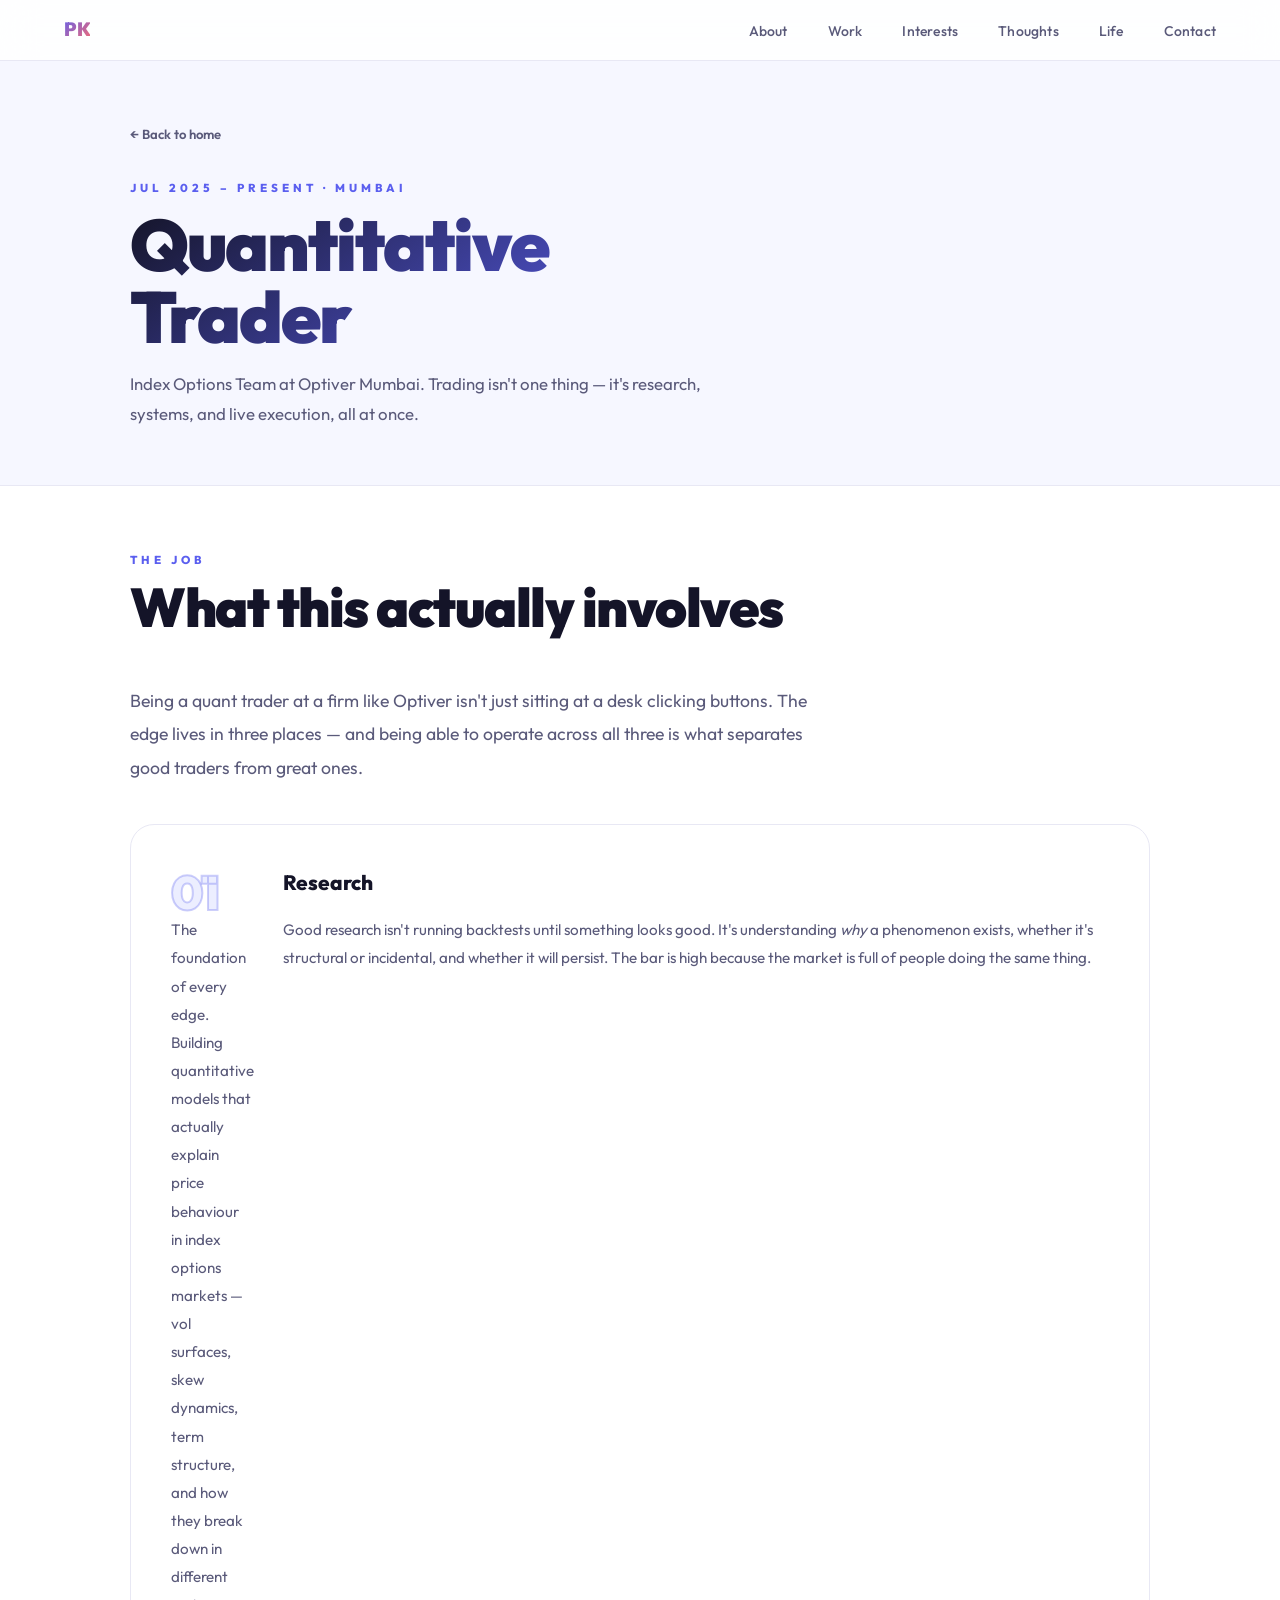
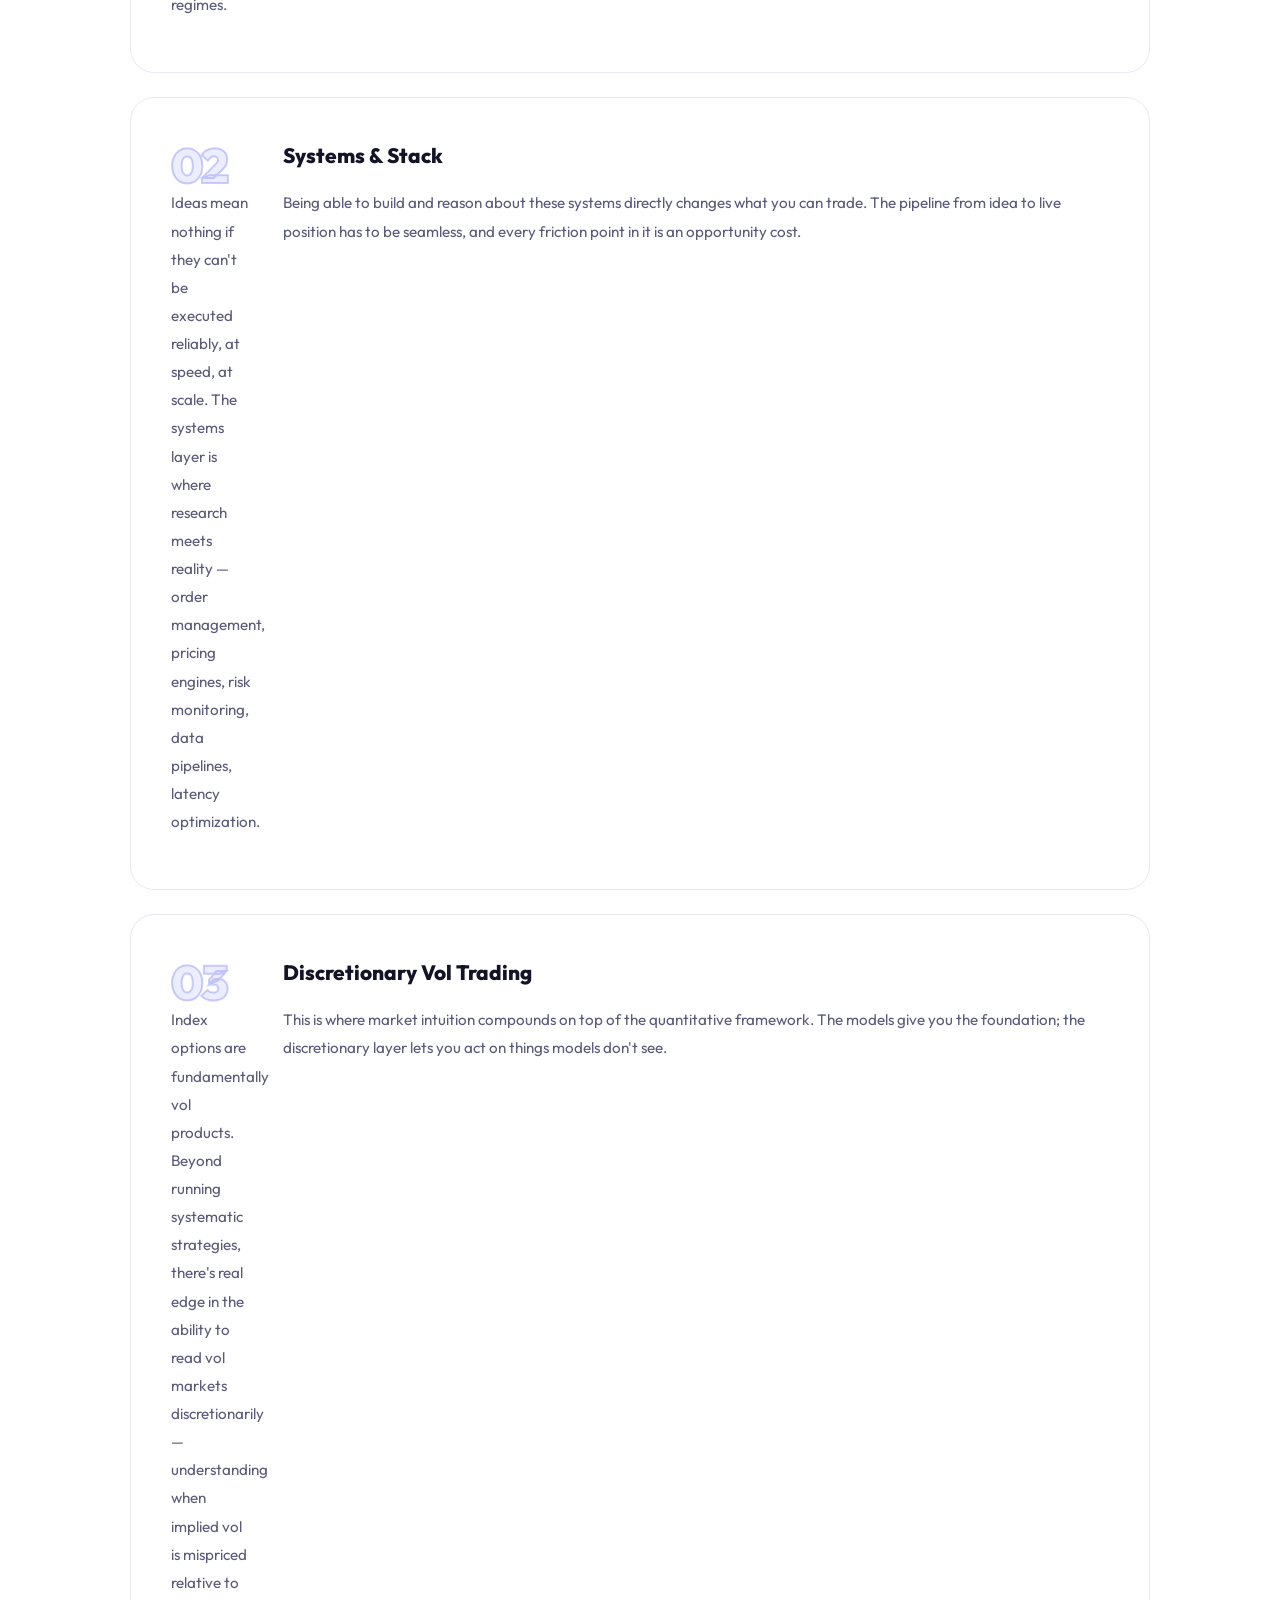
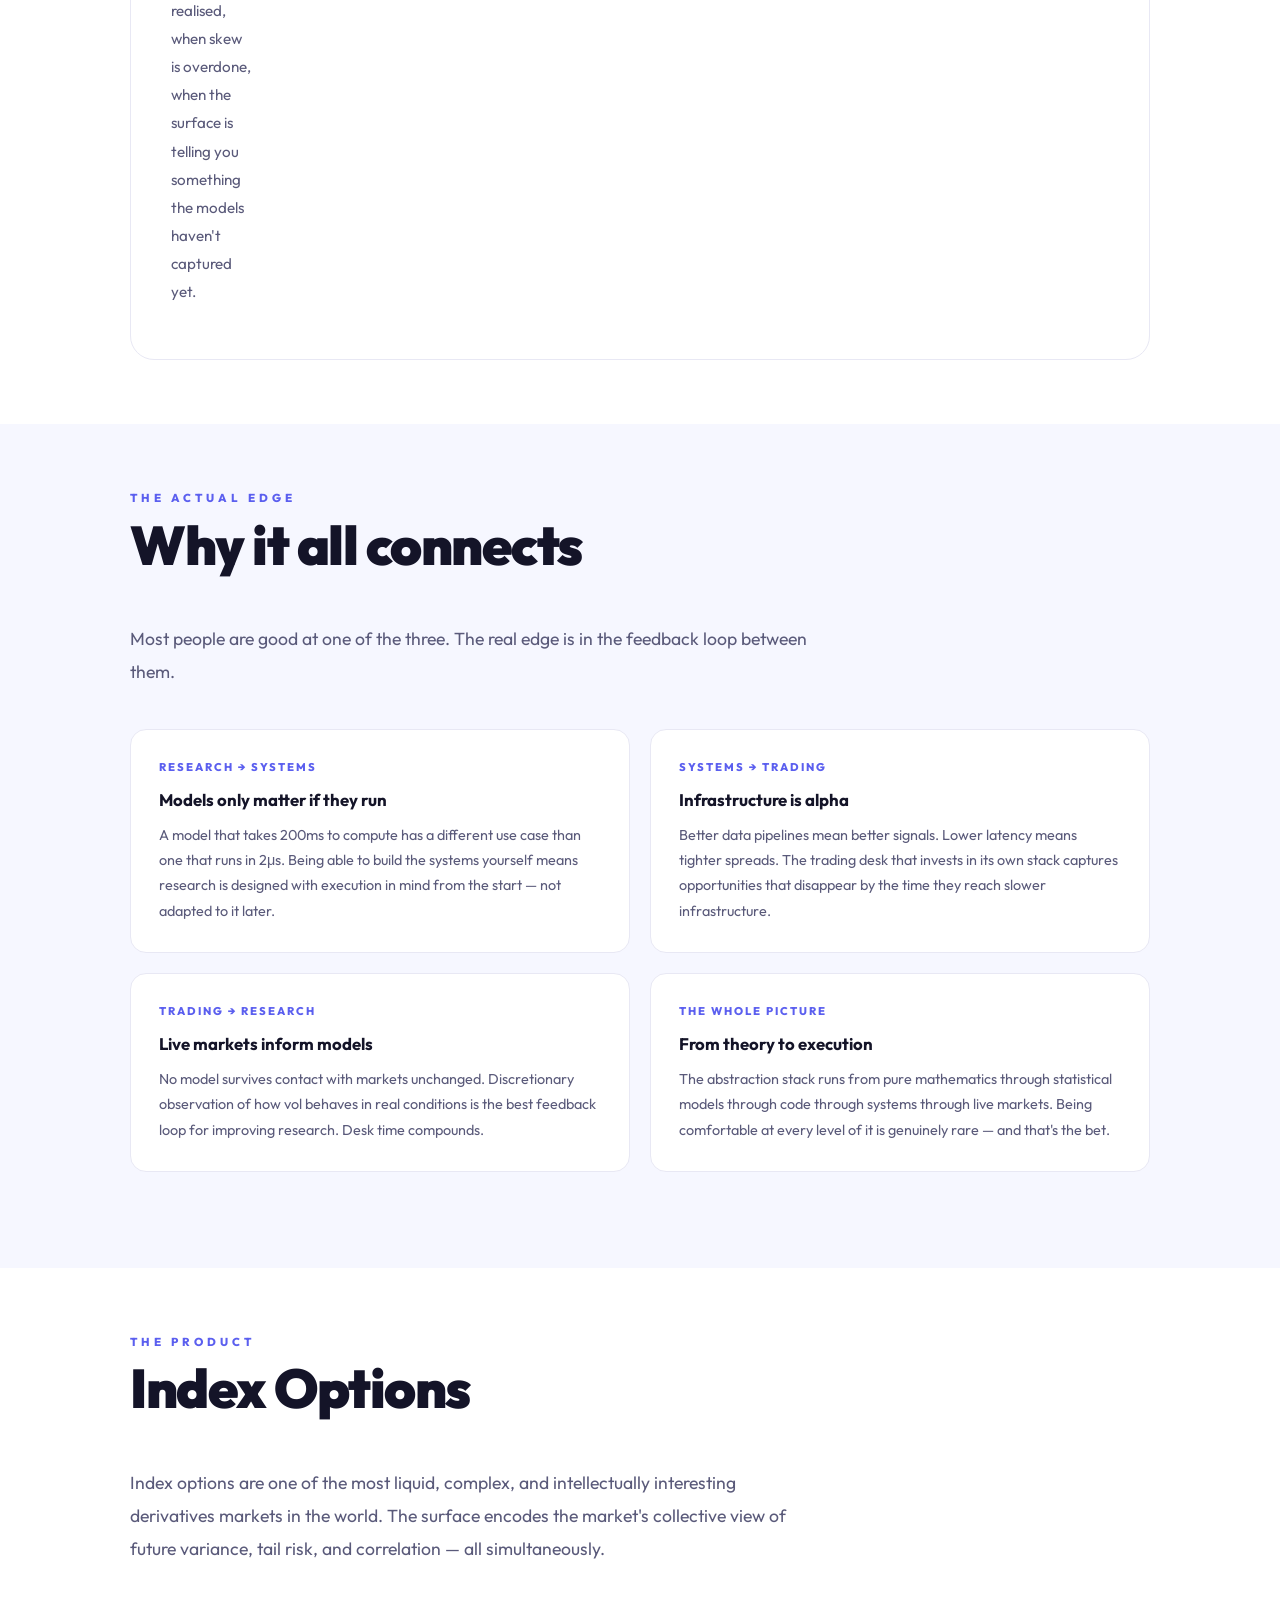
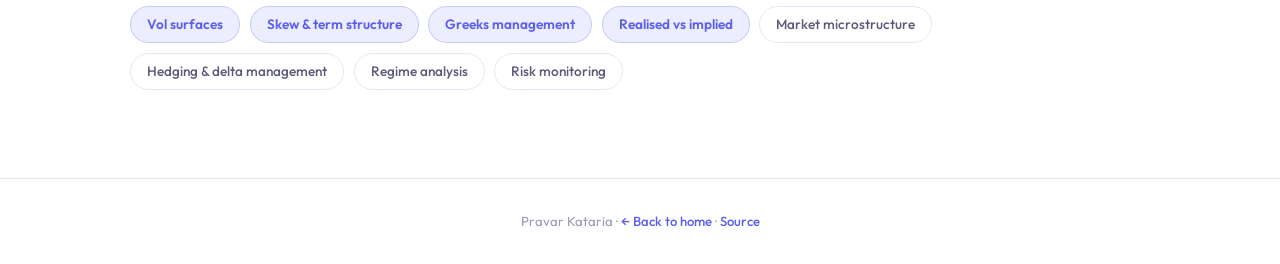
<file: optiver.html>
<!DOCTYPE html>
<html lang="en">
<head>
    <meta charset="UTF-8">
    <meta name="viewport" content="width=device-width, initial-scale=1.0">
    <title>Optiver — Pravar Kataria</title>
    <link rel="preconnect" href="https://fonts.googleapis.com">
    <link rel="preconnect" href="https://fonts.gstatic.com" crossorigin>
    <link href="https://fonts.googleapis.com/css2?family=Outfit:wght@300;400;500;600;700;800;900&family=Lora:ital,wght@0,400;1,400&display=swap" rel="stylesheet">
    <link rel="stylesheet" href="styles.css">
</head>
<body>

    <nav class="navbar navbar--scrolled" id="navbar">
        <a href="index.html" class="nav-logo">PK</a>
        <ul class="nav-links" id="navLinks">
            <li><a href="index.html#about">About</a></li>
            <li><a href="index.html#work">Work</a></li>
            <li><a href="index.html#interests">Interests</a></li>
            <li><a href="index.html#thoughts">Thoughts</a></li>
            <li><a href="index.html#life">Life</a></li>
            <li><a href="index.html#contact">Contact</a></li>
        </ul>
        <button class="nav-toggle" id="navToggle"><span></span><span></span><span></span></button>
    </nav>

    <div class="detail-hero">
        <div class="container">
            <a href="index.html" class="back-link">← Back to home</a>
            <div class="detail-hero-eyebrow">Jul 2025 – Present · Mumbai</div>
            <h1 class="detail-hero-title">Quantitative<br>Trader</h1>
            <p class="detail-hero-sub">Index Options Team at Optiver Mumbai. Trading isn't one thing — it's research, systems, and live execution, all at once.</p>
        </div>
    </div>

    <!-- THREE PILLARS -->
    <div class="detail-section">
        <div class="container">
            <div class="section-eyebrow">The job</div>
            <h2 class="section-heading">What this actually involves</h2>
            <p class="detail-lead">Being a quant trader at a firm like Optiver isn't just sitting at a desk clicking buttons. The edge lives in three places — and being able to operate across all three is what separates good traders from great ones.</p>

            <div class="optiver-pillars">
                <div class="pillar-card reveal">
                    <div class="pillar-number">01</div>
                    <h3>Research</h3>
                    <p>The foundation of every edge. Building quantitative models that actually explain price behaviour in index options markets — vol surfaces, skew dynamics, term structure, and how they break down in different regimes.</p>
                    <p>Good research isn't running backtests until something looks good. It's understanding <em>why</em> a phenomenon exists, whether it's structural or incidental, and whether it will persist. The bar is high because the market is full of people doing the same thing.</p>
                </div>
                <div class="pillar-card reveal">
                    <div class="pillar-number">02</div>
                    <h3>Systems & Stack</h3>
                    <p>Ideas mean nothing if they can't be executed reliably, at speed, at scale. The systems layer is where research meets reality — order management, pricing engines, risk monitoring, data pipelines, latency optimization.</p>
                    <p>Being able to build and reason about these systems directly changes what you can trade. The pipeline from idea to live position has to be seamless, and every friction point in it is an opportunity cost.</p>
                </div>
                <div class="pillar-card reveal">
                    <div class="pillar-number">03</div>
                    <h3>Discretionary Vol Trading</h3>
                    <p>Index options are fundamentally vol products. Beyond running systematic strategies, there's real edge in the ability to read vol markets discretionarily — understanding when implied vol is mispriced relative to realised, when skew is overdone, when the surface is telling you something the models haven't captured yet.</p>
                    <p>This is where market intuition compounds on top of the quantitative framework. The models give you the foundation; the discretionary layer lets you act on things models don't see.</p>
                </div>
            </div>
        </div>
    </div>

    <!-- THE EDGE -->
    <div class="detail-section-alt">
        <div class="container">
            <div class="section-eyebrow">The actual edge</div>
            <h2 class="section-heading">Why it all connects</h2>
            <p class="detail-lead">Most people are good at one of the three. The real edge is in the feedback loop between them.</p>

            <div class="detail-grid-2">
                <div class="detail-card reveal">
                    <div class="detail-card-label">Research → Systems</div>
                    <h3>Models only matter if they run</h3>
                    <p>A model that takes 200ms to compute has a different use case than one that runs in 2μs. Being able to build the systems yourself means research is designed with execution in mind from the start — not adapted to it later.</p>
                </div>
                <div class="detail-card reveal">
                    <div class="detail-card-label">Systems → Trading</div>
                    <h3>Infrastructure is alpha</h3>
                    <p>Better data pipelines mean better signals. Lower latency means tighter spreads. The trading desk that invests in its own stack captures opportunities that disappear by the time they reach slower infrastructure.</p>
                </div>
                <div class="detail-card reveal">
                    <div class="detail-card-label">Trading → Research</div>
                    <h3>Live markets inform models</h3>
                    <p>No model survives contact with markets unchanged. Discretionary observation of how vol behaves in real conditions is the best feedback loop for improving research. Desk time compounds.</p>
                </div>
                <div class="detail-card reveal">
                    <div class="detail-card-label">The whole picture</div>
                    <h3>From theory to execution</h3>
                    <p>The abstraction stack runs from pure mathematics through statistical models through code through systems through live markets. Being comfortable at every level of it is genuinely rare — and that's the bet.</p>
                </div>
            </div>
        </div>
    </div>

    <!-- ASSET CLASS -->
    <div class="detail-section">
        <div class="container">
            <div class="section-eyebrow">The product</div>
            <h2 class="section-heading">Index Options</h2>
            <p class="detail-lead">Index options are one of the most liquid, complex, and intellectually interesting derivatives markets in the world. The surface encodes the market's collective view of future variance, tail risk, and correlation — all simultaneously.</p>
            <div class="pill-list">
                <span class="pill pill-accent">Vol surfaces</span>
                <span class="pill pill-accent">Skew & term structure</span>
                <span class="pill pill-accent">Greeks management</span>
                <span class="pill pill-accent">Realised vs implied</span>
                <span class="pill">Market microstructure</span>
                <span class="pill">Hedging & delta management</span>
                <span class="pill">Regime analysis</span>
                <span class="pill">Risk monitoring</span>
            </div>
        </div>
    </div>

    <footer class="footer">
        <p>Pravar Kataria · <a href="index.html">← Back to home</a> · <a href="https://github.com/Sovi11/portfolio" target="_blank" rel="noopener">Source</a></p>
    </footer>

    <style>
        .optiver-pillars {
            display: flex;
            flex-direction: column;
            gap: 1.5rem;
        }

        .pillar-card {
            background: var(--bg);
            border: 1px solid var(--border);
            border-radius: var(--radius-lg);
            padding: 2.5rem;
            display: grid;
            grid-template-columns: 80px 1fr;
            gap: 0 2rem;
            align-items: start;
            transition: all 0.3s ease;
        }

        .pillar-card:hover {
            border-color: var(--primary);
            box-shadow: var(--shadow-hover);
            transform: translateX(6px);
        }

        .pillar-number {
            font-size: 3rem;
            font-weight: 900;
            color: var(--primary-soft);
            letter-spacing: -2px;
            line-height: 1;
            padding-top: 0.2rem;
            -webkit-text-stroke: 2px rgba(91,95,239,0.3);
        }

        .pillar-card h3 {
            font-size: 1.3rem;
            font-weight: 800;
            color: var(--text);
            margin-bottom: 0.9rem;
        }

        .pillar-card p {
            font-size: 0.95rem;
            color: var(--text-muted);
            line-height: 1.85;
            margin-bottom: 0.8rem;
        }

        .pillar-card p:last-child { margin-bottom: 0; }

        @media (max-width: 600px) {
            .pillar-card {
                grid-template-columns: 1fr;
            }
            .pillar-number {
                font-size: 2rem;
                margin-bottom: 0.5rem;
            }
        }
    </style>

    <script>
        document.getElementById('navToggle').addEventListener('click', () => {
            document.getElementById('navLinks').classList.toggle('open');
            document.getElementById('navToggle').classList.toggle('open');
        });
        const obs = new IntersectionObserver(entries => {
            entries.forEach((e, i) => { if (e.isIntersecting) { setTimeout(() => e.target.classList.add('revealed'), i * 80); obs.unobserve(e.target); } });
        }, { threshold: 0.1 });
        document.querySelectorAll('.reveal').forEach(el => obs.observe(el));
    </script>
</body>
</html>
</file>
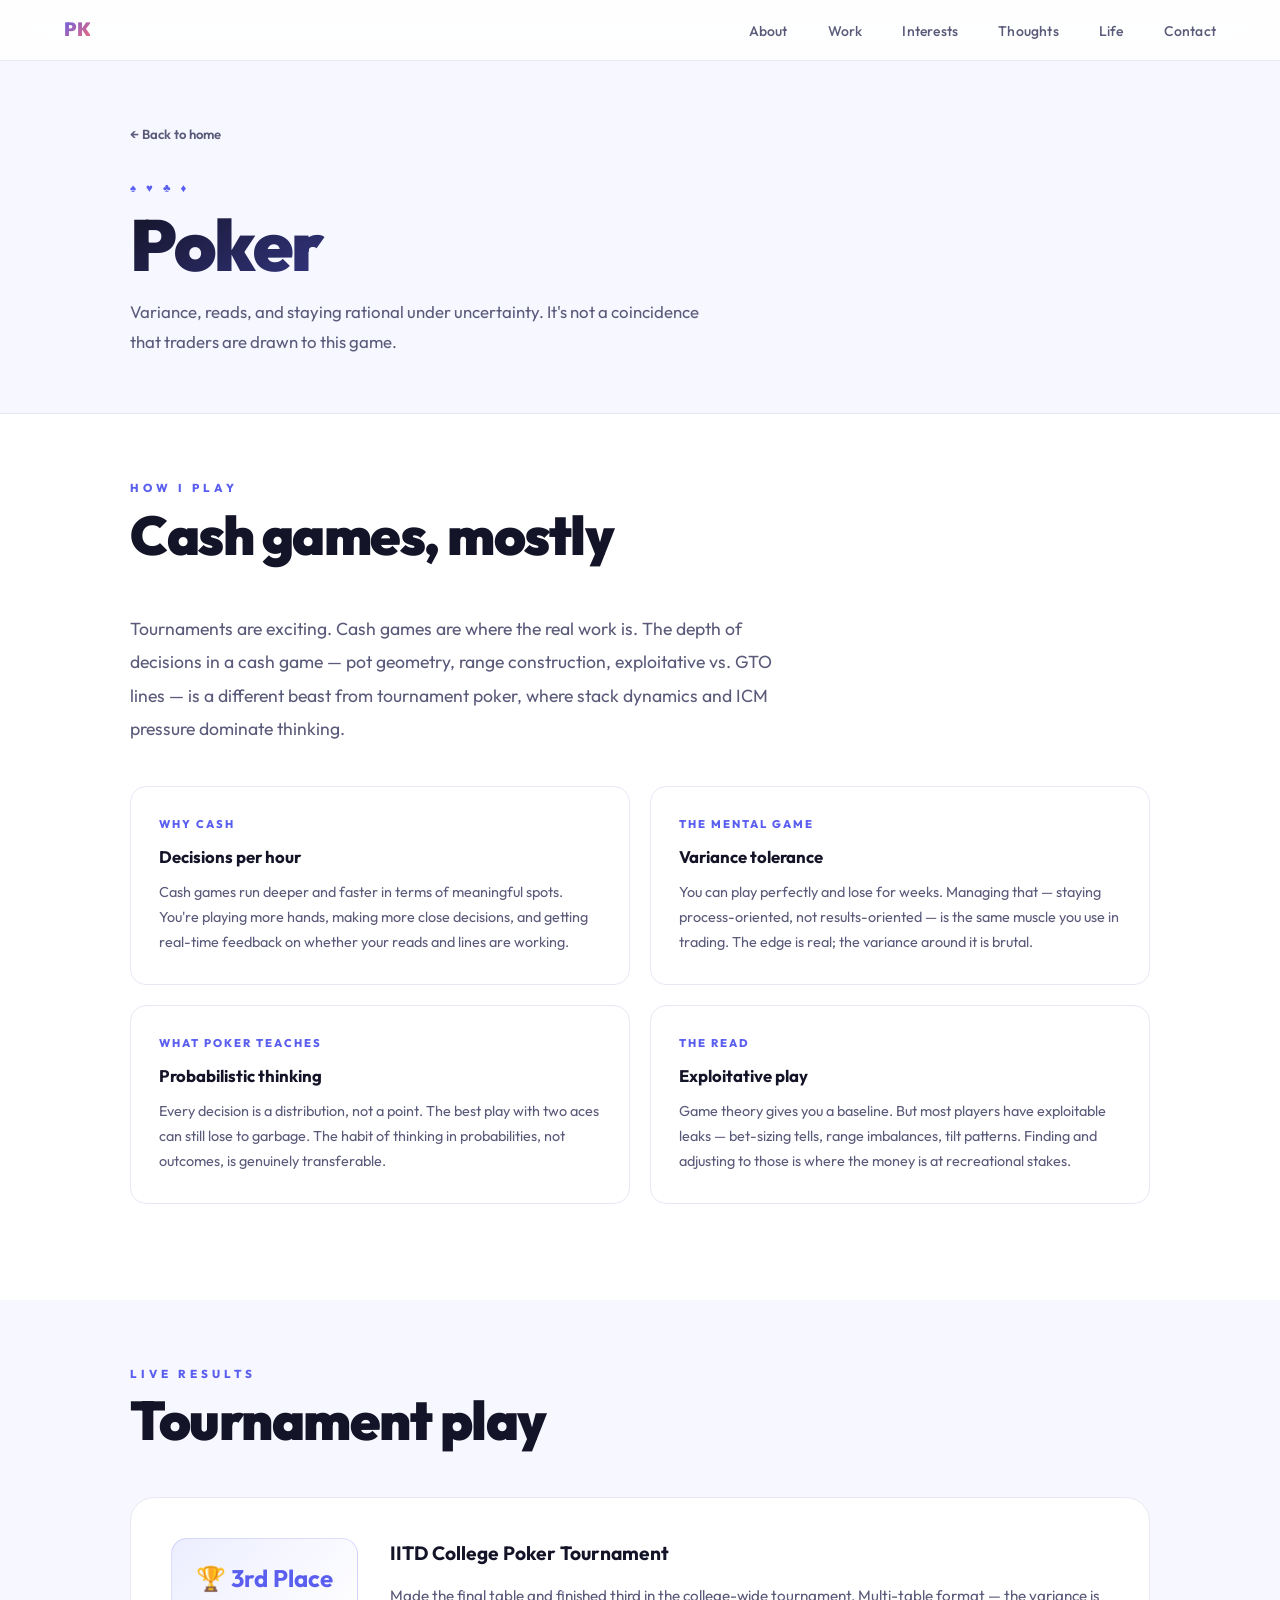
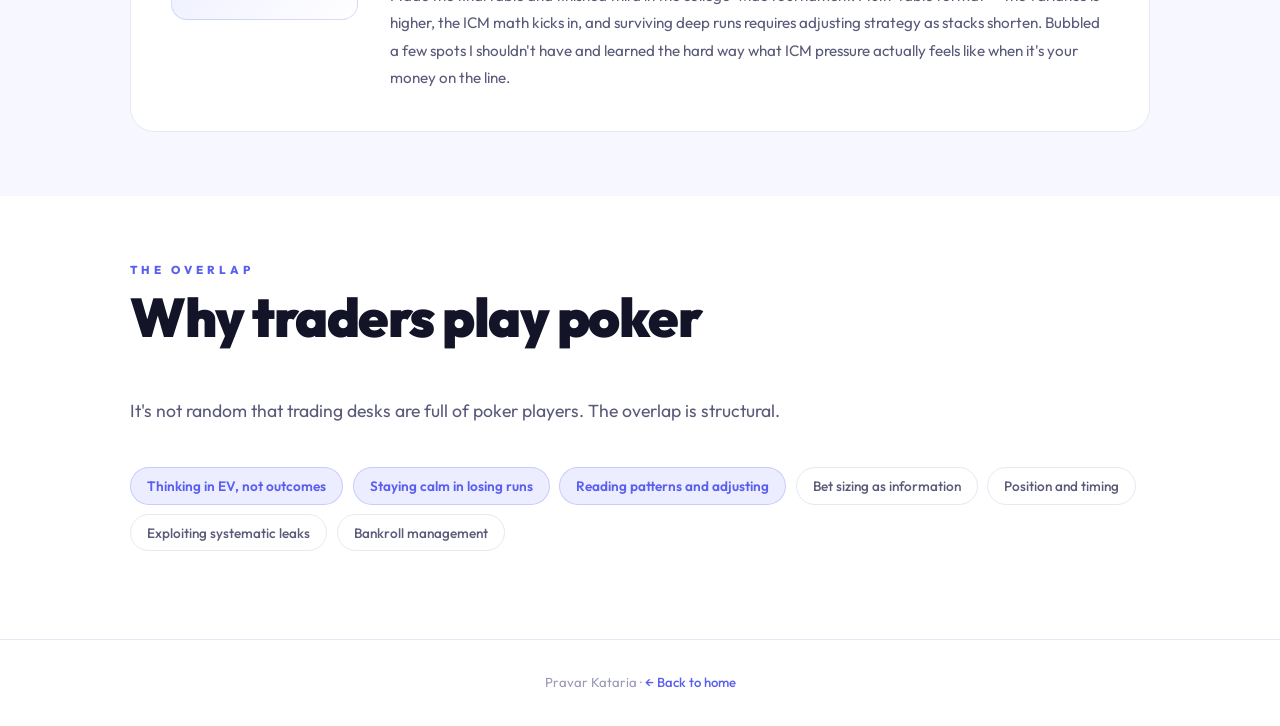
<file: poker.html>
<!DOCTYPE html>
<html lang="en">
<head>
    <meta charset="UTF-8">
    <meta name="viewport" content="width=device-width, initial-scale=1.0">
    <title>Poker — Pravar Kataria</title>
    <link rel="preconnect" href="https://fonts.googleapis.com">
    <link rel="preconnect" href="https://fonts.gstatic.com" crossorigin>
    <link href="https://fonts.googleapis.com/css2?family=Outfit:wght@300;400;500;600;700;800;900&family=Lora:ital,wght@0,400;1,400&display=swap" rel="stylesheet">
    <link rel="stylesheet" href="styles.css">
</head>
<body>

    <nav class="navbar navbar--scrolled" id="navbar">
        <a href="index.html" class="nav-logo">PK</a>
        <ul class="nav-links" id="navLinks">
            <li><a href="index.html#about">About</a></li>
            <li><a href="index.html#work">Work</a></li>
            <li><a href="index.html#interests">Interests</a></li>
            <li><a href="index.html#thoughts">Thoughts</a></li>
            <li><a href="index.html#life">Life</a></li>
            <li><a href="index.html#contact">Contact</a></li>
        </ul>
        <button class="nav-toggle" id="navToggle"><span></span><span></span><span></span></button>
    </nav>

    <div class="detail-hero">
        <div class="container">
            <a href="index.html" class="back-link">← Back to home</a>
            <div class="detail-hero-eyebrow">♠ ♥ ♣ ♦</div>
            <h1 class="detail-hero-title">Poker</h1>
            <p class="detail-hero-sub">Variance, reads, and staying rational under uncertainty. It's not a coincidence that traders are drawn to this game.</p>
        </div>
    </div>

    <!-- FORMAT -->
    <div class="detail-section">
        <div class="container">
            <div class="section-eyebrow">How I play</div>
            <h2 class="section-heading">Cash games, mostly</h2>
            <p class="detail-lead">Tournaments are exciting. Cash games are where the real work is. The depth of decisions in a cash game — pot geometry, range construction, exploitative vs. GTO lines — is a different beast from tournament poker, where stack dynamics and ICM pressure dominate thinking.</p>

            <div class="detail-grid-2">
                <div class="detail-card reveal">
                    <div class="detail-card-label">Why cash</div>
                    <h3>Decisions per hour</h3>
                    <p>Cash games run deeper and faster in terms of meaningful spots. You're playing more hands, making more close decisions, and getting real-time feedback on whether your reads and lines are working.</p>
                </div>
                <div class="detail-card reveal">
                    <div class="detail-card-label">The mental game</div>
                    <h3>Variance tolerance</h3>
                    <p>You can play perfectly and lose for weeks. Managing that — staying process-oriented, not results-oriented — is the same muscle you use in trading. The edge is real; the variance around it is brutal.</p>
                </div>
                <div class="detail-card reveal">
                    <div class="detail-card-label">What poker teaches</div>
                    <h3>Probabilistic thinking</h3>
                    <p>Every decision is a distribution, not a point. The best play with two aces can still lose to garbage. The habit of thinking in probabilities, not outcomes, is genuinely transferable.</p>
                </div>
                <div class="detail-card reveal">
                    <div class="detail-card-label">The read</div>
                    <h3>Exploitative play</h3>
                    <p>Game theory gives you a baseline. But most players have exploitable leaks — bet-sizing tells, range imbalances, tilt patterns. Finding and adjusting to those is where the money is at recreational stakes.</p>
                </div>
            </div>
        </div>
    </div>

    <!-- TOURNAMENT -->
    <div class="detail-section-alt">
        <div class="container">
            <div class="section-eyebrow">Live results</div>
            <h2 class="section-heading">Tournament play</h2>
            <div class="poker-result reveal">
                <div class="poker-result-badge">🏆 3rd Place</div>
                <div class="poker-result-body">
                    <h3>IITD College Poker Tournament</h3>
                    <p>Made the final table and finished third in the college-wide tournament. Multi-table format — the variance is higher, the ICM math kicks in, and surviving deep runs requires adjusting strategy as stacks shorten. Bubbled a few spots I shouldn't have and learned the hard way what ICM pressure actually feels like when it's your money on the line.</p>
                </div>
            </div>
        </div>
    </div>

    <!-- CROSSOVER -->
    <div class="detail-section">
        <div class="container">
            <div class="section-eyebrow">The overlap</div>
            <h2 class="section-heading">Why traders play poker</h2>
            <p class="detail-lead">It's not random that trading desks are full of poker players. The overlap is structural.</p>
            <div class="pill-list">
                <span class="pill pill-accent">Thinking in EV, not outcomes</span>
                <span class="pill pill-accent">Staying calm in losing runs</span>
                <span class="pill pill-accent">Reading patterns and adjusting</span>
                <span class="pill">Bet sizing as information</span>
                <span class="pill">Position and timing</span>
                <span class="pill">Exploiting systematic leaks</span>
                <span class="pill">Bankroll management</span>
            </div>
        </div>
    </div>

    <footer class="footer">
        <p>Pravar Kataria · <a href="index.html">← Back to home</a></p>
    </footer>

    <style>
        .poker-result {
            display: flex;
            gap: 2rem;
            align-items: flex-start;
            background: var(--bg);
            border: 1px solid var(--border);
            border-radius: var(--radius-lg);
            padding: 2.5rem;
            transition: all 0.3s ease;
        }

        .poker-result:hover {
            border-color: var(--primary);
            box-shadow: var(--shadow-hover);
        }

        .poker-result-badge {
            font-size: 1.5rem;
            background: linear-gradient(135deg, var(--primary-soft), #fff);
            border: 1px solid rgba(91,95,239,0.2);
            border-radius: var(--radius);
            padding: 1.25rem 1.5rem;
            text-align: center;
            white-space: nowrap;
            font-weight: 700;
            color: var(--primary);
            flex-shrink: 0;
        }

        .poker-result-body h3 {
            font-size: 1.2rem;
            font-weight: 700;
            color: var(--text);
            margin-bottom: 0.75rem;
        }

        .poker-result-body p {
            font-size: 0.95rem;
            color: var(--text-muted);
            line-height: 1.8;
        }

        @media (max-width: 600px) {
            .poker-result { flex-direction: column; }
        }
    </style>

    <script>
        document.getElementById('navToggle').addEventListener('click', () => {
            document.getElementById('navLinks').classList.toggle('open');
            document.getElementById('navToggle').classList.toggle('open');
        });
        const obs = new IntersectionObserver(entries => {
            entries.forEach((e, i) => { if (e.isIntersecting) { setTimeout(() => e.target.classList.add('revealed'), i * 80); obs.unobserve(e.target); } });
        }, { threshold: 0.1 });
        document.querySelectorAll('.reveal').forEach(el => obs.observe(el));
    </script>
</body>
</html>
</file>
<file: styles.css>
/* ==============================================
   RESET & BASE
   ============================================== */
*, *::before, *::after { box-sizing: border-box; margin: 0; padding: 0; }

html {
    scroll-behavior: smooth;
    font-size: 16px;
    -webkit-font-smoothing: antialiased;
}

:root {
    --bg:           #ffffff;
    --bg-tint:      #F6F7FF;
    --bg-contact:   #FFF8F5;

    --primary:      #5B5FEF;
    --primary-soft: #ECEEFF;
    --primary-glow: rgba(91, 95, 239, 0.18);

    --coral:        #FF6B6B;
    --coral-soft:   rgba(255, 107, 107, 0.12);

    --mint:         #00C9A7;
    --mint-soft:    rgba(0, 201, 167, 0.15);

    --amber:        #FFB347;

    --text:         #141428;
    --text-muted:   #5A5A7A;
    --text-light:   #9898B8;

    --border:       #E8E8F4;
    --border-hover: #C4C4E8;

    --radius-sm:    10px;
    --radius:       16px;
    --radius-lg:    24px;

    --shadow-sm:    0 2px 12px rgba(91, 95, 239, 0.07);
    --shadow:       0 6px 28px rgba(91, 95, 239, 0.10);
    --shadow-hover: 0 12px 44px rgba(91, 95, 239, 0.18);

    --font:         'Outfit', sans-serif;
    --font-serif:   'Lora', serif;

    --nav-h:        72px;
}

body {
    font-family: var(--font);
    background: var(--bg);
    color: var(--text);
    line-height: 1.65;
    overflow-x: hidden;
}

/* ==============================================
   NAVBAR
   ============================================== */
.navbar {
    position: fixed;
    inset: 0 0 auto 0;
    z-index: 900;
    display: flex;
    align-items: center;
    justify-content: space-between;
    height: var(--nav-h);
    padding: 0 4rem;
    transition: background 0.35s ease, box-shadow 0.35s ease, height 0.35s ease;
}

.navbar--scrolled {
    height: 60px;
    background: rgba(255, 255, 255, 0.88);
    backdrop-filter: blur(18px);
    -webkit-backdrop-filter: blur(18px);
    box-shadow: 0 1px 0 var(--border);
}

.nav-logo {
    font-size: 1.2rem;
    font-weight: 900;
    letter-spacing: -0.5px;
    text-decoration: none;
    background: linear-gradient(135deg, var(--primary) 0%, var(--coral) 100%);
    -webkit-background-clip: text;
    -webkit-text-fill-color: transparent;
    background-clip: text;
}

.nav-links {
    display: flex;
    list-style: none;
    gap: 2.5rem;
}

.nav-links a {
    text-decoration: none;
    font-size: 0.875rem;
    font-weight: 500;
    color: var(--text-muted);
    letter-spacing: 0.2px;
    transition: color 0.2s;
    position: relative;
}

.nav-links a::after {
    content: '';
    position: absolute;
    bottom: -3px;
    left: 0;
    width: 0;
    height: 2px;
    background: var(--primary);
    border-radius: 2px;
    transition: width 0.25s ease;
}

.nav-links a:hover { color: var(--primary); }
.nav-links a:hover::after { width: 100%; }

.nav-toggle {
    display: none;
    flex-direction: column;
    gap: 5px;
    background: none;
    border: none;
    cursor: pointer;
    padding: 4px;
}

.nav-toggle span {
    display: block;
    width: 22px;
    height: 2px;
    background: var(--text);
    border-radius: 2px;
    transition: transform 0.3s ease, opacity 0.3s ease;
}

.nav-toggle.open span:nth-child(1) { transform: translateY(7px) rotate(45deg); }
.nav-toggle.open span:nth-child(2) { opacity: 0; }
.nav-toggle.open span:nth-child(3) { transform: translateY(-7px) rotate(-45deg); }

/* ==============================================
   HERO
   ============================================== */
.hero {
    min-height: 100vh;
    display: flex;
    align-items: center;
    justify-content: center;
    position: relative;
    overflow: hidden;
    padding: calc(var(--nav-h) + 2rem) 2rem 5rem;
}

/* Animated colour blobs */
.hero-blobs {
    position: absolute;
    inset: 0;
    pointer-events: none;
    z-index: 0;
}

.blob {
    position: absolute;
    border-radius: 50%;
    filter: blur(90px);
    animation: blobFloat 12s ease-in-out infinite;
}

.blob-1 {
    width: 700px; height: 700px;
    background: radial-gradient(circle, rgba(91,95,239,0.22), transparent 65%);
    top: -220px; right: -180px;
    animation-delay: 0s;
    animation-duration: 14s;
}
.blob-2 {
    width: 500px; height: 500px;
    background: radial-gradient(circle, rgba(255,107,107,0.18), transparent 65%);
    bottom: -150px; left: -100px;
    animation-delay: -5s;
    animation-duration: 11s;
}
.blob-3 {
    width: 350px; height: 350px;
    background: radial-gradient(circle, rgba(0,201,167,0.16), transparent 65%);
    top: 45%; left: 35%;
    animation-delay: -9s;
    animation-duration: 9s;
}

@keyframes blobFloat {
    0%, 100% { transform: translate(0,0) scale(1); }
    33%       { transform: translate(40px,-40px) scale(1.06); }
    66%       { transform: translate(-30px,25px) scale(0.94); }
}

.hero-content {
    position: relative;
    z-index: 1;
    text-align: center;
    max-width: 860px;
}

.hero-eyebrow {
    font-size: 0.8rem;
    font-weight: 700;
    letter-spacing: 4px;
    text-transform: uppercase;
    color: var(--primary);
    margin-bottom: 1.25rem;
    opacity: 0;
    animation: riseUp 0.8s cubic-bezier(.22,1,.36,1) 0.15s forwards;
}

.hero-name {
    font-size: clamp(4rem, 10vw, 7.5rem);
    font-weight: 900;
    line-height: 0.95;
    letter-spacing: -3px;
    background: linear-gradient(145deg, #141428 0%, var(--primary) 45%, var(--coral) 100%);
    -webkit-background-clip: text;
    -webkit-text-fill-color: transparent;
    background-clip: text;
    margin-bottom: 1.5rem;
    opacity: 0;
    animation: riseUp 0.9s cubic-bezier(.22,1,.36,1) 0.3s forwards;
}

.hero-role-wrap {
    display: inline-flex;
    align-items: center;
    gap: 0.75rem;
    background: var(--primary-soft);
    border: 1px solid rgba(91,95,239,0.2);
    border-radius: 50px;
    padding: 0.5rem 1.25rem;
    margin-bottom: 1.75rem;
    opacity: 0;
    animation: riseUp 0.8s cubic-bezier(.22,1,.36,1) 0.5s forwards;
}

.hero-role-badge {
    font-size: 0.875rem;
    font-weight: 700;
    color: var(--primary);
}

.hero-role-divider {
    color: var(--border-hover);
    font-weight: 300;
}

.hero-role-company {
    font-size: 0.875rem;
    font-weight: 500;
    color: var(--text-muted);
}

.hero-tagline {
    font-family: var(--font-serif);
    font-size: clamp(1rem, 2vw, 1.2rem);
    color: var(--text-muted);
    line-height: 1.85;
    margin-bottom: 2.75rem;
    opacity: 0;
    animation: riseUp 0.8s cubic-bezier(.22,1,.36,1) 0.65s forwards;
}

.hero-tagline em { color: var(--text); font-style: italic; }

.hero-actions {
    display: flex;
    gap: 1rem;
    justify-content: center;
    flex-wrap: wrap;
    opacity: 0;
    animation: riseUp 0.8s cubic-bezier(.22,1,.36,1) 0.8s forwards;
}

/* Buttons */
.btn {
    display: inline-flex;
    align-items: center;
    gap: 0.5rem;
    padding: 0.875rem 2rem;
    border-radius: 50px;
    font-family: var(--font);
    font-size: 0.9rem;
    font-weight: 600;
    text-decoration: none;
    transition: all 0.28s cubic-bezier(.22,1,.36,1);
    cursor: pointer;
    border: none;
}

.btn-primary {
    background: linear-gradient(135deg, var(--primary), #8B5CF6);
    color: #fff;
    box-shadow: 0 8px 28px rgba(91,95,239,0.32);
}

.btn-primary:hover {
    transform: translateY(-3px);
    box-shadow: 0 14px 36px rgba(91,95,239,0.44);
}

.btn-outline {
    background: transparent;
    color: var(--text);
    border: 2px solid var(--border);
}

.btn-outline:hover {
    border-color: var(--primary);
    color: var(--primary);
    transform: translateY(-3px);
    background: var(--primary-soft);
}

/* Scroll hint */
.hero-scroll-hint {
    position: absolute;
    bottom: 2rem;
    left: 50%;
    transform: translateX(-50%);
    display: flex;
    flex-direction: column;
    align-items: center;
    gap: 0.5rem;
    opacity: 0;
    animation: fadeIn 1s ease 1.4s forwards;
}

.hero-scroll-hint span {
    font-size: 0.65rem;
    letter-spacing: 4px;
    text-transform: uppercase;
    color: var(--text-light);
}

.scroll-bar {
    width: 1px;
    height: 48px;
    background: linear-gradient(to bottom, var(--primary), transparent);
    animation: scrollPulse 2.2s ease-in-out infinite;
}

@keyframes scrollPulse {
    0%,100% { transform: scaleY(1); opacity: 0.9; }
    50%      { transform: scaleY(0.4); opacity: 0.3; }
}

/* ==============================================
   SECTIONS — shared
   ============================================== */
.section { padding: 7rem 2rem; }
.section-tinted { background: var(--bg-tint); }
.section-contact { background: linear-gradient(160deg, var(--primary-soft) 0%, var(--bg-contact) 100%); }

.container {
    max-width: 1020px;
    margin: 0 auto;
}

.section-eyebrow {
    font-size: 0.72rem;
    font-weight: 800;
    letter-spacing: 4px;
    text-transform: uppercase;
    color: var(--primary);
    margin-bottom: 0.6rem;
}

.section-heading {
    font-size: clamp(2.2rem, 5vw, 3.4rem);
    font-weight: 900;
    letter-spacing: -1.5px;
    color: var(--text);
    margin-bottom: 3rem;
    line-height: 1.05;
}

.section-lead {
    font-size: 1.075rem;
    color: var(--text-muted);
    max-width: 580px;
    line-height: 1.85;
    margin-bottom: 3rem;
    margin-top: -1.5rem;
}

/* Scroll reveal */
.reveal {
    opacity: 0;
    transform: translateY(28px);
    transition: opacity 0.6s cubic-bezier(.22,1,.36,1), transform 0.6s cubic-bezier(.22,1,.36,1);
}

.reveal.revealed {
    opacity: 1;
    transform: translateY(0);
}

/* ==============================================
   ABOUT
   ============================================== */
.about-layout {
    display: grid;
    grid-template-columns: 1.6fr 1fr;
    gap: 4rem;
    align-items: start;
}

.about-body p {
    font-size: 1.05rem;
    color: var(--text-muted);
    line-height: 1.9;
    margin-bottom: 1.3rem;
}

.about-body p:last-child { margin-bottom: 0; }

.about-cards {
    display: flex;
    flex-direction: column;
    gap: 1rem;
}

.info-card {
    display: flex;
    align-items: center;
    gap: 1rem;
    background: var(--bg);
    border: 1px solid var(--border);
    border-radius: var(--radius);
    padding: 1.25rem 1.4rem;
    transition: all 0.3s cubic-bezier(.22,1,.36,1);
}

.info-card:hover {
    border-color: var(--primary);
    box-shadow: var(--shadow);
    transform: translateX(6px);
}

.info-card-icon { font-size: 1.4rem; flex-shrink: 0; }

.info-card-title {
    font-size: 0.95rem;
    font-weight: 700;
    color: var(--text);
    margin-bottom: 0.15rem;
}

.info-card-sub {
    font-size: 0.8rem;
    color: var(--text-muted);
}

/* ==============================================
   TIMELINE
   ============================================== */
.timeline {
    display: flex;
    flex-direction: column;
    gap: 0;
}

.tl-item {
    display: grid;
    grid-template-columns: 32px 1fr;
    gap: 0 1.5rem;
    position: relative;
}

.tl-spine {
    display: flex;
    flex-direction: column;
    align-items: center;
    padding-top: 6px;
}

.tl-dot {
    width: 14px;
    height: 14px;
    border-radius: 50%;
    background: var(--text-light);
    border: 2px solid var(--bg-tint);
    flex-shrink: 0;
    box-shadow: 0 0 0 3px rgba(150,150,200,0.15);
    transition: all 0.3s ease;
    z-index: 1;
}

.tl-dot-active {
    background: var(--primary);
    box-shadow: 0 0 0 4px rgba(91,95,239,0.2);
}

.tl-dot-edu {
    background: var(--mint);
    box-shadow: 0 0 0 4px var(--mint-soft);
}

.tl-line {
    width: 2px;
    flex: 1;
    min-height: 1.5rem;
    background: linear-gradient(to bottom, var(--border), transparent);
    margin: 4px 0;
}

.tl-card {
    background: var(--bg);
    border: 1px solid var(--border);
    border-radius: var(--radius);
    padding: 1.75rem 2rem;
    margin-bottom: 1.5rem;
    transition: all 0.3s cubic-bezier(.22,1,.36,1);
}

.tl-card:hover {
    border-color: var(--primary);
    box-shadow: var(--shadow-hover);
    transform: translateX(4px);
}

.tl-item:hover .tl-dot { transform: scale(1.25); }

.tl-header {
    display: flex;
    justify-content: space-between;
    align-items: flex-start;
    gap: 1rem;
    margin-bottom: 0.6rem;
    flex-wrap: wrap;
}

.tl-header > div {
    display: flex;
    align-items: center;
    gap: 0.75rem;
    flex-wrap: wrap;
}

.tl-company {
    font-size: 0.78rem;
    font-weight: 800;
    text-transform: uppercase;
    letter-spacing: 1.5px;
    color: var(--primary);
}

.tl-company-edu { color: var(--mint); }

.tl-location {
    font-size: 0.76rem;
    color: var(--text-light);
    background: var(--primary-soft);
    padding: 0.2rem 0.7rem;
    border-radius: 50px;
}

.tl-period {
    font-size: 0.78rem;
    color: var(--text-light);
    white-space: nowrap;
}

.tl-role {
    font-size: 1.15rem;
    font-weight: 700;
    color: var(--text);
    margin-bottom: 0.3rem;
}

.tl-team {
    font-size: 0.85rem;
    font-weight: 600;
    color: var(--mint);
    margin-bottom: 0.75rem;
}

.tl-desc {
    font-size: 0.93rem;
    color: var(--text-muted);
    line-height: 1.75;
}

/* ==============================================
   INTERESTS
   ============================================== */
.interests-grid {
    display: grid;
    grid-template-columns: repeat(3, 1fr);
    gap: 1.5rem;
}

.interest-card {
    background: var(--bg);
    border: 1px solid var(--border);
    border-radius: var(--radius-lg);
    padding: 2.25rem 2rem;
    transition: all 0.35s cubic-bezier(.22,1,.36,1);
}

.interest-card:hover {
    border-color: var(--primary);
    box-shadow: var(--shadow-hover);
    transform: translateY(-6px);
}

.interest-card-highlight {
    background: linear-gradient(145deg, var(--primary-soft) 0%, #fff 80%);
    border-color: rgba(91,95,239,0.25);
}

.interest-glyph {
    font-size: 2rem;
    color: var(--primary);
    margin-bottom: 1.25rem;
    display: block;
    line-height: 1;
}

.interest-card h3 {
    font-size: 1.1rem;
    font-weight: 700;
    color: var(--text);
    margin-bottom: 0.8rem;
}

.interest-card p {
    font-size: 0.92rem;
    color: var(--text-muted);
    line-height: 1.8;
}

/* ==============================================
   BLOG / THOUGHTS
   ============================================== */
.blog-grid {
    display: grid;
    grid-template-columns: repeat(3, 1fr);
    gap: 1.5rem;
}

.blog-card {
    background: var(--bg);
    border: 1px solid var(--border);
    border-radius: var(--radius);
    padding: 1.75rem;
    display: flex;
    flex-direction: column;
    gap: 0.85rem;
    transition: all 0.3s cubic-bezier(.22,1,.36,1);
    cursor: default;
}

.blog-card:hover {
    border-color: var(--coral);
    box-shadow: 0 10px 40px rgba(255,107,107,0.12);
    transform: translateY(-5px);
}

.blog-tag {
    display: inline-block;
    font-size: 0.68rem;
    font-weight: 800;
    letter-spacing: 2px;
    text-transform: uppercase;
    color: var(--coral);
    background: var(--coral-soft);
    padding: 0.22rem 0.75rem;
    border-radius: 50px;
    width: fit-content;
}

.blog-card h3 {
    font-size: 1rem;
    font-weight: 700;
    color: var(--text);
    line-height: 1.45;
}

.blog-card p {
    font-size: 0.875rem;
    color: var(--text-muted);
    line-height: 1.75;
    flex: 1;
}

.blog-arrow {
    font-size: 1.1rem;
    color: var(--text-light);
    transition: transform 0.2s ease, color 0.2s ease;
    margin-top: auto;
}

.blog-card:hover .blog-arrow {
    transform: translateX(5px);
    color: var(--coral);
}

/* ==============================================
   HOBBIES / LIFE
   ============================================== */
.hobbies-grid {
    display: grid;
    grid-template-columns: repeat(4, 1fr);
    gap: 1.25rem;
}

.hobby-card {
    background: var(--bg);
    border: 1px solid var(--border);
    border-radius: var(--radius);
    padding: 1.75rem 1.5rem;
    text-align: center;
    transition: all 0.3s cubic-bezier(.22,1,.36,1);
}

.hobby-card:hover {
    border-color: var(--primary);
    box-shadow: var(--shadow);
    transform: translateY(-5px);
}

.hobby-emoji {
    font-size: 2.25rem;
    margin-bottom: 0.9rem;
    display: block;
}

.hobby-card h3 {
    font-size: 0.95rem;
    font-weight: 700;
    color: var(--text);
    margin-bottom: 0.5rem;
}

.hobby-card p {
    font-size: 0.82rem;
    color: var(--text-muted);
    line-height: 1.65;
}

/* ==============================================
   CONTACT
   ============================================== */
.contact-box {
    background: rgba(255,255,255,0.75);
    border: 1px solid var(--border);
    border-radius: var(--radius);
    padding: 1.75rem 2rem;
    margin-bottom: 2.5rem;
    display: flex;
    flex-direction: column;
    gap: 1.1rem;
    backdrop-filter: blur(8px);
}

.contact-row {
    display: flex;
    align-items: center;
    gap: 1rem;
    flex-wrap: wrap;
}

.contact-key {
    font-size: 0.72rem;
    font-weight: 800;
    text-transform: uppercase;
    letter-spacing: 2px;
    color: var(--text-light);
    min-width: 55px;
}

.contact-val {
    font-family: 'Courier New', 'Courier', monospace;
    font-size: 0.9rem;
    color: var(--text);
    background: var(--bg-tint);
    border: 1px solid var(--border);
    border-radius: var(--radius-sm);
    padding: 0.3rem 0.8rem;
    letter-spacing: 0.5px;
}

.contact-hint {
    font-size: 0.75rem;
    color: var(--text-light);
    font-style: italic;
}

.socials {
    display: flex;
    gap: 0.875rem;
    flex-wrap: wrap;
}

.social-pill {
    display: inline-flex;
    align-items: center;
    gap: 0.55rem;
    padding: 0.7rem 1.4rem;
    background: rgba(255,255,255,0.85);
    border: 1px solid var(--border);
    border-radius: 50px;
    text-decoration: none;
    color: var(--text-muted);
    font-size: 0.875rem;
    font-weight: 600;
    transition: all 0.25s cubic-bezier(.22,1,.36,1);
    backdrop-filter: blur(6px);
}

.social-pill:hover {
    border-color: var(--primary);
    color: var(--primary);
    background: var(--primary-soft);
    transform: translateY(-3px);
    box-shadow: 0 6px 20px rgba(91,95,239,0.15);
}

/* ==============================================
   DETAIL LINK
   ============================================== */
.detail-link {
    display: inline-flex;
    align-items: center;
    gap: 0.3rem;
    margin-top: 1rem;
    font-size: 0.82rem;
    font-weight: 600;
    color: var(--primary);
    text-decoration: none;
    letter-spacing: 0.2px;
    transition: gap 0.2s ease, opacity 0.2s ease;
    opacity: 0.75;
}

.detail-link:hover {
    gap: 0.55rem;
    opacity: 1;
}

/* ==============================================
   DETAIL PAGES — shared
   ============================================== */
.detail-hero {
    padding: calc(var(--nav-h) + 3rem) 2rem 3.5rem;
    background: var(--bg-tint);
    border-bottom: 1px solid var(--border);
}

.back-link {
    display: inline-flex;
    align-items: center;
    gap: 0.4rem;
    font-size: 0.82rem;
    font-weight: 600;
    color: var(--text-muted);
    text-decoration: none;
    margin-bottom: 2rem;
    transition: color 0.2s, gap 0.2s;
}

.back-link:hover { color: var(--primary); gap: 0.6rem; }

.detail-hero-eyebrow {
    font-size: 0.72rem;
    font-weight: 800;
    letter-spacing: 4px;
    text-transform: uppercase;
    color: var(--primary);
    margin-bottom: 0.75rem;
}

.detail-hero-title {
    font-size: clamp(2.5rem, 6vw, 4.5rem);
    font-weight: 900;
    letter-spacing: -2px;
    line-height: 1.0;
    background: linear-gradient(145deg, #141428 0%, var(--primary) 60%, var(--coral) 100%);
    -webkit-background-clip: text;
    -webkit-text-fill-color: transparent;
    background-clip: text;
    margin-bottom: 1rem;
}

.detail-hero-sub {
    font-size: 1.05rem;
    color: var(--text-muted);
    max-width: 600px;
    line-height: 1.8;
}

.detail-section { padding: 4rem 2rem; }
.detail-section-alt { padding: 4rem 2rem; background: var(--bg-tint); }

.detail-lead {
    font-size: 1.1rem;
    color: var(--text-muted);
    line-height: 1.9;
    max-width: 680px;
    margin-bottom: 2.5rem;
}

.detail-grid-2 {
    display: grid;
    grid-template-columns: 1fr 1fr;
    gap: 1.25rem;
    margin-bottom: 2rem;
}

.detail-card {
    background: var(--bg);
    border: 1px solid var(--border);
    border-radius: var(--radius);
    padding: 1.75rem;
    transition: all 0.3s ease;
}

.detail-card:hover {
    border-color: var(--primary);
    box-shadow: var(--shadow);
    transform: translateY(-3px);
}

.detail-card-label {
    font-size: 0.7rem;
    font-weight: 800;
    text-transform: uppercase;
    letter-spacing: 2px;
    color: var(--primary);
    margin-bottom: 0.6rem;
}

.detail-card h3 {
    font-size: 1.05rem;
    font-weight: 700;
    color: var(--text);
    margin-bottom: 0.6rem;
}

.detail-card p {
    font-size: 0.9rem;
    color: var(--text-muted);
    line-height: 1.75;
}

.stat-row {
    display: flex;
    flex-wrap: wrap;
    gap: 1rem;
    margin-bottom: 2rem;
}

.stat-chip {
    background: var(--primary-soft);
    border: 1px solid rgba(91,95,239,0.2);
    border-radius: var(--radius);
    padding: 1.25rem 1.75rem;
    text-align: center;
    min-width: 140px;
}

.stat-chip-val {
    display: block;
    font-size: 1.6rem;
    font-weight: 900;
    color: var(--primary);
    letter-spacing: -1px;
    line-height: 1.1;
    margin-bottom: 0.3rem;
}

.stat-chip-label {
    font-size: 0.75rem;
    font-weight: 600;
    color: var(--text-muted);
    text-transform: uppercase;
    letter-spacing: 1px;
}

.pill-list {
    display: flex;
    flex-wrap: wrap;
    gap: 0.6rem;
    margin-bottom: 1.5rem;
}

.pill {
    background: var(--bg);
    border: 1px solid var(--border);
    border-radius: 50px;
    padding: 0.4rem 1rem;
    font-size: 0.85rem;
    font-weight: 500;
    color: var(--text-muted);
    transition: all 0.2s;
}

.pill:hover {
    border-color: var(--primary);
    color: var(--primary);
    background: var(--primary-soft);
}

.pill-accent {
    background: var(--primary-soft);
    border-color: rgba(91,95,239,0.25);
    color: var(--primary);
    font-weight: 600;
}

.achievement-list {
    list-style: none;
    display: flex;
    flex-direction: column;
    gap: 0.75rem;
}

.achievement-list li {
    display: flex;
    gap: 1rem;
    align-items: flex-start;
    font-size: 0.95rem;
    color: var(--text-muted);
    line-height: 1.6;
}

.achievement-list li::before {
    content: '◆';
    color: var(--primary);
    font-size: 0.5rem;
    margin-top: 0.5rem;
    flex-shrink: 0;
}

.achievement-list .ach-year {
    font-size: 0.72rem;
    font-weight: 700;
    color: var(--text-light);
    background: var(--bg-tint);
    border: 1px solid var(--border);
    border-radius: 4px;
    padding: 0.1rem 0.45rem;
    white-space: nowrap;
    align-self: center;
    flex-shrink: 0;
}

/* Press links */
.press-links {
    display: flex;
    flex-direction: column;
    gap: 1rem;
}

.press-card {
    display: flex;
    align-items: center;
    gap: 1.5rem;
    background: var(--bg);
    border: 1px solid var(--border);
    border-radius: var(--radius);
    padding: 1.5rem 2rem;
    text-decoration: none;
    transition: all 0.25s ease;
}

.press-card:hover {
    border-color: var(--primary);
    box-shadow: var(--shadow);
    transform: translateX(5px);
}

.press-meta {
    font-size: 0.75rem;
    font-weight: 700;
    text-transform: uppercase;
    letter-spacing: 1.5px;
    color: var(--text-light);
    white-space: nowrap;
    min-width: 220px;
}

.press-title {
    font-size: 1rem;
    font-weight: 600;
    color: var(--text);
    flex: 1;
    line-height: 1.4;
}

.press-arrow {
    font-size: 1.2rem;
    color: var(--text-light);
    transition: color 0.2s, transform 0.2s;
    flex-shrink: 0;
}

.press-card:hover .press-arrow {
    color: var(--primary);
    transform: translate(3px, -3px);
}

@media (max-width: 600px) {
    .press-card { flex-wrap: wrap; gap: 0.5rem; }
    .press-meta { min-width: unset; }
}

/* JEE Banner */
.jee-banner {
    background: linear-gradient(135deg, #1A1A2E 0%, #2D2D5E 50%, #1A1A2E 100%);
    padding: 3.5rem 2rem;
    position: relative;
    overflow: hidden;
}

.jee-banner::before {
    content: '';
    position: absolute;
    inset: 0;
    background: radial-gradient(ellipse at 20% 50%, rgba(91,95,239,0.25) 0%, transparent 60%),
                radial-gradient(ellipse at 80% 50%, rgba(255,107,107,0.15) 0%, transparent 60%);
    pointer-events: none;
}

.jee-grid {
    display: flex;
    align-items: center;
    justify-content: center;
    gap: 0;
    position: relative;
    z-index: 1;
    flex-wrap: wrap;
}

.jee-stat {
    text-align: center;
    padding: 1rem 3.5rem;
    flex: 1;
    min-width: 180px;
}

.jee-rank {
    font-size: clamp(2.5rem, 5vw, 4rem);
    font-weight: 900;
    letter-spacing: -2px;
    line-height: 1;
    background: linear-gradient(135deg, #ffffff, rgba(91,95,239,0.9));
    -webkit-background-clip: text;
    -webkit-text-fill-color: transparent;
    background-clip: text;
    margin-bottom: 0.5rem;
}

.jee-exam {
    font-size: 0.85rem;
    font-weight: 700;
    color: rgba(255,255,255,0.9);
    text-transform: uppercase;
    letter-spacing: 1.5px;
    margin-bottom: 0.35rem;
}

.jee-context {
    font-size: 0.78rem;
    color: rgba(255,255,255,0.45);
    font-style: italic;
}

.jee-divider {
    width: 1px;
    height: 70px;
    background: rgba(255,255,255,0.12);
    flex-shrink: 0;
}

@media (max-width: 768px) {
    .detail-grid-2 { grid-template-columns: 1fr; }
    .stat-row { gap: 0.75rem; }
    .jee-divider { display: none; }
    .jee-stat { padding: 1rem 1.5rem; min-width: 140px; }
}

/* ==============================================
   FOOTER
   ============================================== */
.footer {
    text-align: center;
    padding: 2rem;
    border-top: 1px solid var(--border);
    font-size: 0.82rem;
    color: var(--text-light);
}

.footer a {
    color: var(--primary);
    text-decoration: none;
    font-weight: 500;
}

.footer a:hover { text-decoration: underline; }

/* ==============================================
   ANIMATIONS
   ============================================== */
@keyframes riseUp {
    from { opacity: 0; transform: translateY(36px); }
    to   { opacity: 1; transform: translateY(0); }
}

@keyframes fadeIn {
    from { opacity: 0; }
    to   { opacity: 1; }
}

/* ==============================================
   RESPONSIVE
   ============================================== */
@media (max-width: 900px) {
    .interests-grid,
    .blog-grid { grid-template-columns: 1fr 1fr; }
    .hobbies-grid { grid-template-columns: 1fr 1fr; }
    .about-layout { grid-template-columns: 1fr; gap: 2.5rem; }
}

@media (max-width: 768px) {
    .navbar { padding: 0 1.5rem; }

    .nav-links {
        display: none;
        position: fixed;
        top: 60px;
        left: 0; right: 0;
        background: rgba(255,255,255,0.97);
        backdrop-filter: blur(16px);
        flex-direction: column;
        padding: 2rem 2rem;
        gap: 1.75rem;
        border-bottom: 1px solid var(--border);
        box-shadow: var(--shadow);
    }

    .nav-links.open { display: flex; }
    .nav-toggle { display: flex; }

    .section { padding: 5rem 1.5rem; }

    .hero-name { letter-spacing: -2px; }

    .tl-header { flex-direction: column; gap: 0.5rem; }

    .blog-grid { grid-template-columns: 1fr; }
}

@media (max-width: 520px) {
    .interests-grid { grid-template-columns: 1fr; }
    .hobbies-grid { grid-template-columns: 1fr 1fr; }
    .hero-actions { flex-direction: column; align-items: center; }
    .socials { flex-direction: column; }
    .contact-row { flex-direction: column; align-items: flex-start; }
    .hero-name { letter-spacing: -1px; }
}
</file>
